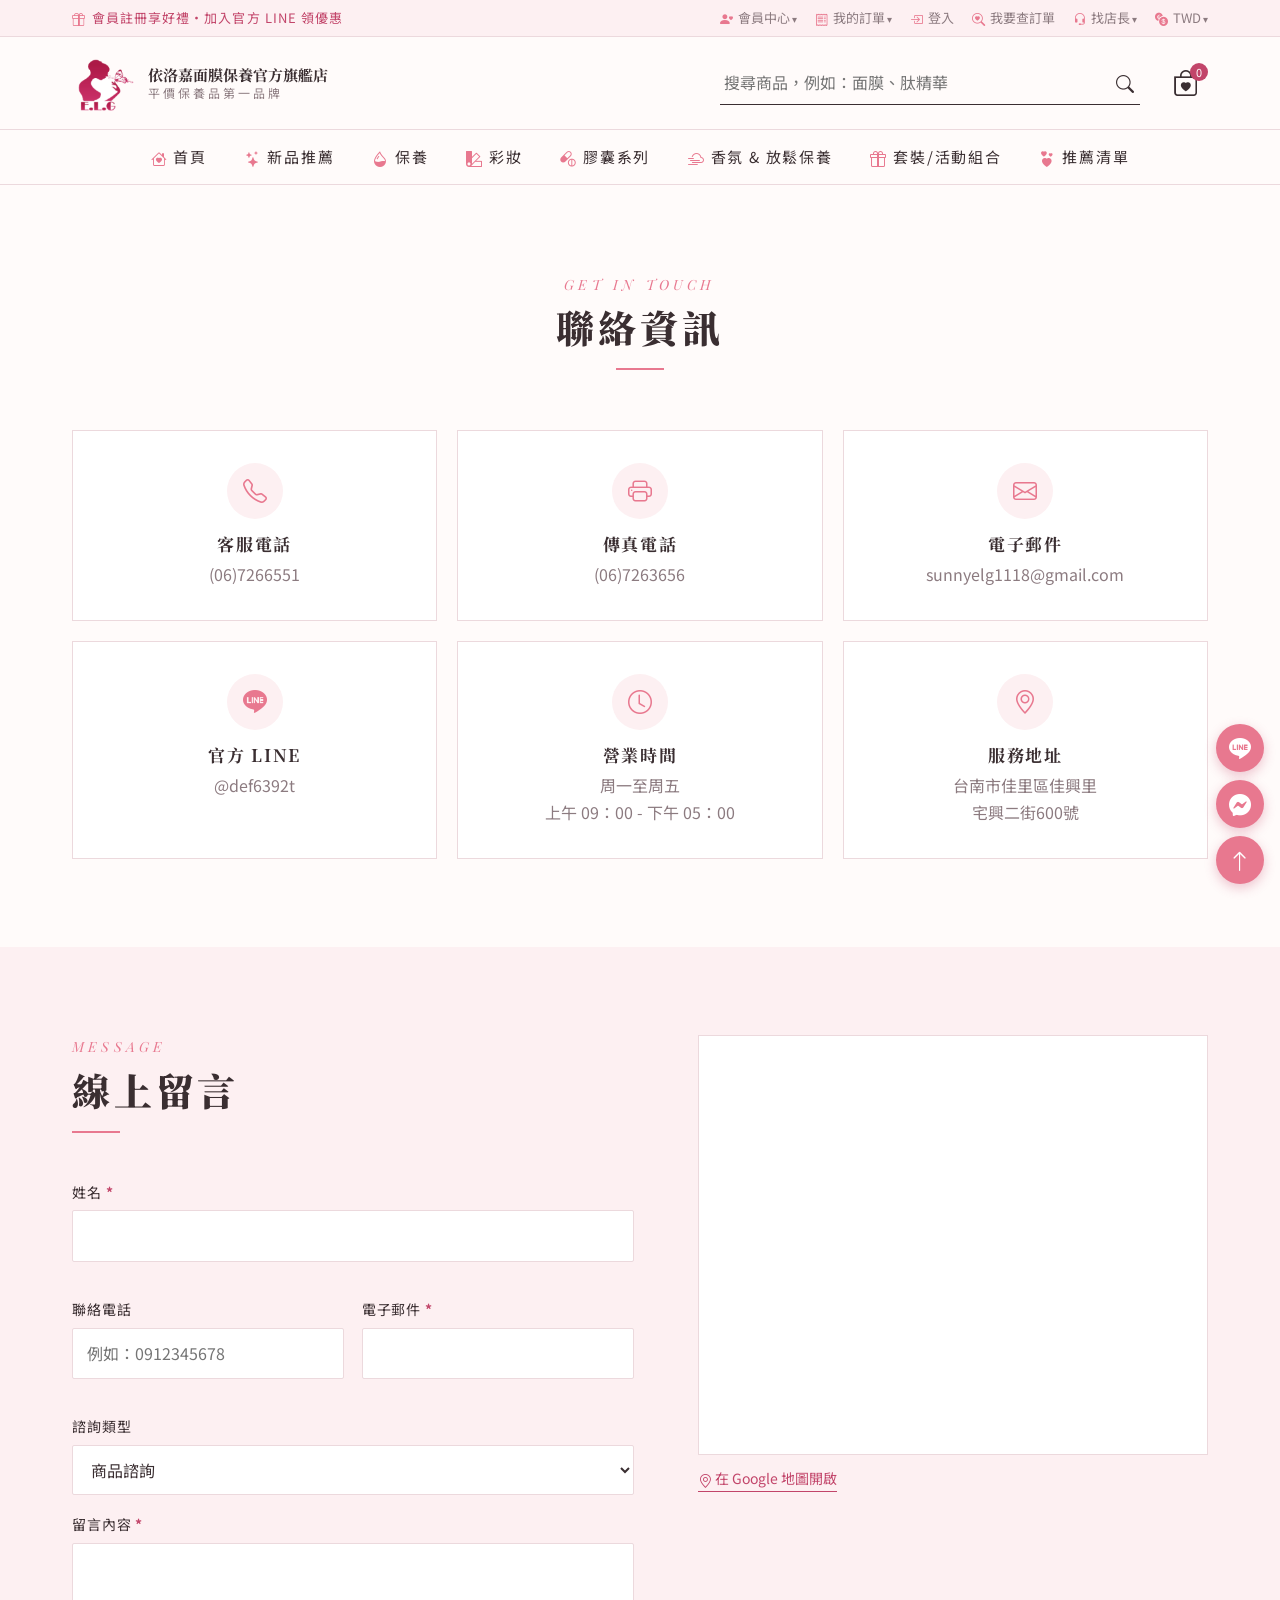
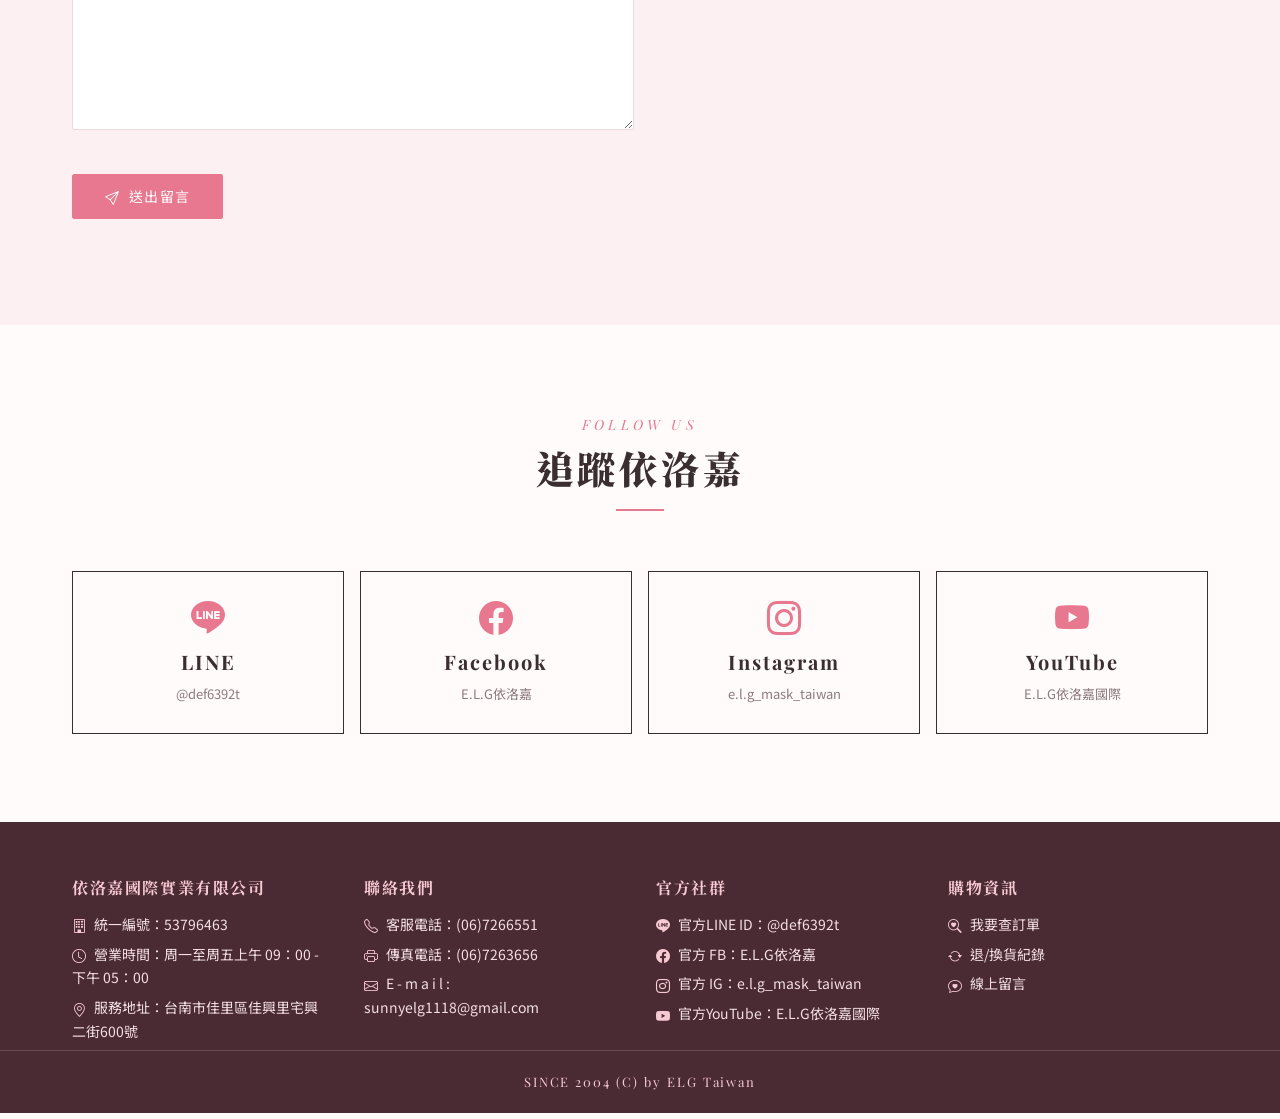
<file: contact.html>
<!DOCTYPE html>
<html lang="zh-Hant">
<head>
  <meta charset="UTF-8">
  <meta name="viewport" content="width=device-width, initial-scale=1">
  <title>聯絡我們｜依洛嘉面膜保養官方旗艦店</title>
  <meta name="description" content="依洛嘉國際實業有限公司聯絡資訊：客服電話、Email、官方 LINE、服務地址與線上留言表單。">
  <script>document.documentElement.classList.add('js');</script>
  <link rel="preconnect" href="https://fonts.googleapis.com">
  <link rel="preconnect" href="https://fonts.gstatic.com" crossorigin>
  <link href="https://fonts.googleapis.com/css2?family=Noto+Sans+TC:wght@300;400;500;700&family=Noto+Serif+TC:wght@500;700;900&family=Playfair+Display:ital,wght@0,500;0,700;1,500&display=swap" rel="stylesheet">
  <link rel="stylesheet" href="https://cdn.jsdelivr.net/npm/bootstrap-icons@1.11.3/font/bootstrap-icons.min.css">
  <link rel="stylesheet" href="css/style.css">
</head>
<body id="top">

  <a class="skip-link" href="#main">跳到主要內容</a>

  <!-- 1. 頂端工具列 -->
  <div class="topbar">
    <div class="container topbar__inner">
      <p class="topbar__promo"><i class="bi bi-gift" aria-hidden="true"></i> 會員註冊享好禮・加入官方 LINE 領優惠</p>
      <ul class="topbar__links" id="topbarLinks">
        <li class="dropdown">
          <button class="dropdown__btn" aria-expanded="false"><i class="bi bi-person-heart" aria-hidden="true"></i> 會員中心</button>
          <ul class="dropdown__menu">
            <li><a href="https://www.elg.com.tw/account">會員中心</a></li>
            <li><a href="https://www.elg.com.tw/account/edit">我的資料</a></li>
            <li><a href="https://www.elg.com.tw/account/reward">我的紅利</a></li>
            <li><a href="https://www.elg.com.tw/account/coupon">我的優惠券</a></li>
            <li><a href="https://www.elg.com.tw/account/referral_marketing">親友推薦</a></li>
            <li><a href="https://www.elg.com.tw/wishlist">願望清單</a></li>
            <li><a href="https://www.elg.com.tw/compare">商品比較</a></li>
            <li><a href="https://www.elg.com.tw/newsletter">我的訂閱</a></li>
          </ul>
        </li>
        <li class="dropdown">
          <button class="dropdown__btn" aria-expanded="false"><i class="bi bi-receipt" aria-hidden="true"></i> 我的訂單</button>
          <ul class="dropdown__menu">
            <li><a href="https://www.elg.com.tw/account/order/payment">填寫匯款單</a></li>
            <li><a href="https://www.elg.com.tw/order">我的訂單</a></li>
            <li><a href="https://www.elg.com.tw/account/return">退/換貨紀錄</a></li>
          </ul>
        </li>
        <li><a href="https://www.elg.com.tw/login"><i class="bi bi-box-arrow-in-right" aria-hidden="true"></i> 登入</a></li>
        <li><a href="https://www.elg.com.tw/guestorder"><i class="bi bi-search-heart" aria-hidden="true"></i> 我要查訂單</a></li>
        <li class="dropdown">
          <button class="dropdown__btn" aria-expanded="false"><i class="bi bi-headset" aria-hidden="true"></i> 找店長</button>
          <ul class="dropdown__menu">
            <li><a href="contact.html">線上留言</a></li>
            <li><a href="mailto:sunnyelg1118@gmail.com">電子郵件</a></li>
            <li><a href="https://line.naver.jp/ti/p/~@def6392t">LINE@</a></li>
            <li><a href="https://www.messenger.com/t/elgshop">Facebook 訊息</a></li>
          </ul>
        </li>
        <li class="dropdown">
          <button class="dropdown__btn" aria-expanded="false"><i class="bi bi-currency-exchange" aria-hidden="true"></i> <span id="currencyBtn">TWD</span></button>
          <ul class="dropdown__menu">
            <li><button type="button" data-currency="TWD">$ TWD</button></li>
            <li><button type="button" data-currency="USD">$ USD</button></li>
          </ul>
        </li>
      </ul>
    </div>
  </div>

  <!-- 2. 頁首 -->
  <header class="header">
    <div class="container header__inner">
      <button class="nav-toggle" id="navToggle" aria-label="開啟選單" aria-expanded="false" aria-controls="mainNav">
        <span></span><span></span><span></span>
      </button>

      <a class="brand" href="index.html" aria-label="依洛嘉面膜保養官方旗艦店 首頁">
        <img class="brand__logo" src="images/logo.png" alt="依洛嘉 E.L.G Logo" width="100" height="100">
        <span class="brand__text">
          <span class="brand__name">依洛嘉面膜保養官方旗艦店</span>
          <span class="brand__slogan">平價保養品第一品牌</span>
        </span>
      </a>

      <form class="search" role="search" action="https://www.elg.com.tw/product/search" method="get" target="_blank">
        <label class="sr-only" for="q">搜尋商品</label>
        <input id="q" name="search" type="search" placeholder="搜尋商品，例如：面膜、肽精華">
        <button type="submit" aria-label="搜尋">
          <i class="bi bi-search" aria-hidden="true"></i>
        </button>
      </form>

      <button class="cart-btn" id="cartBtn" aria-label="開啟購物車">
        <i class="bi bi-bag-heart" aria-hidden="true"></i>
        <span class="cart-btn__count" id="cartCount">0</span>
      </button>
    </div>

    <!-- 3. 主選單 -->
    <nav class="nav" id="mainNav" aria-label="主選單">
      <ul class="nav__list container">
        <li><a href="index.html"><i class="bi bi-house-heart" aria-hidden="true"></i>首頁</a></li>
        <li><a href="index.html#latest"><i class="bi bi-stars" aria-hidden="true"></i>新品推薦</a></li>

        <li class="has-sub nav__mega">
          <a href="index.html#categories"><i class="bi bi-droplet-half" aria-hidden="true"></i>保養</a>
          <button class="sub-toggle" aria-label="展開保養子選單" aria-expanded="false"></button>
          <div class="sub sub--mega">
            <div class="sub__col">
              <a class="sub__title" href="https://www.elg.com.tw/skincare-1"><i class="bi bi-droplet" aria-hidden="true"></i>基礎保養</a>
              <ul>
                <li><a href="https://www.elg.com.tw/essence"><i class="bi bi-moisture" aria-hidden="true"></i>化妝水 / 精華</a></li>
                <li><a href="https://www.elg.com.tw/moisturise"><i class="bi bi-cup-straw" aria-hidden="true"></i>乳液 / 面霜</a></li>
                <li><a href="https://www.elg.com.tw/oil-ance-control"><i class="bi bi-bandaid" aria-hidden="true"></i>控油 / 抗痘</a></li>
                <li><a href="https://www.elg.com.tw/eyecare"><i class="bi bi-eye" aria-hidden="true"></i>眼部保養</a></li>
                <li><a href="https://www.elg.com.tw/cleanser"><i class="bi bi-water" aria-hidden="true"></i>清潔洗卸</a></li>
                <li><a href="https://www.elg.com.tw/intimatecare"><i class="bi bi-shield-check" aria-hidden="true"></i>私密保養</a></li>
              </ul>
            </div>
            <div class="sub__col">
              <a class="sub__title" href="https://www.elg.com.tw/mask"><i class="bi bi-flower1" aria-hidden="true"></i>面膜系列</a>
              <ul>
                <li><a href="https://www.elg.com.tw/hydratingmask"><i class="bi bi-droplet-fill" aria-hidden="true"></i>補水 / 保濕面膜</a></li>
                <li><a href="https://www.elg.com.tw/repairingmask"><i class="bi bi-bandaid-fill" aria-hidden="true"></i>修護面膜</a></li>
                <li><a href="https://www.elg.com.tw/antiagingbrighteningmask"><i class="bi bi-brightness-high" aria-hidden="true"></i>抗老 / 亮白面膜</a></li>
                <li><a href="https://www.elg.com.tw/eyemask"><i class="bi bi-eye-fill" aria-hidden="true"></i>眼膜</a></li>
                <li><a href="https://www.elg.com.tw/lipmask"><i class="bi bi-emoji-kiss" aria-hidden="true"></i>唇膜</a></li>
                <li><a href="https://www.elg.com.tw/handfootcare"><i class="bi bi-hand-thumbs-up" aria-hidden="true"></i>手足保養</a></li>
                <li><a href="https://www.elg.com.tw/othermask-2"><i class="bi bi-bullseye" aria-hidden="true"></i>局部保養</a></li>
              </ul>
            </div>
          </div>
        </li>

        <li class="has-sub">
          <a href="index.html#categories"><i class="bi bi-palette2" aria-hidden="true"></i>彩妝</a>
          <button class="sub-toggle" aria-label="展開彩妝子選單" aria-expanded="false"></button>
          <ul class="sub">
            <li><a href="https://www.elg.com.tw/face"><i class="bi bi-emoji-smile" aria-hidden="true"></i>臉部彩妝</a></li>
            <li><a href="https://www.elg.com.tw/eye"><i class="bi bi-eye" aria-hidden="true"></i>眼妝</a></li>
            <li><a href="https://www.elg.com.tw/lip"><i class="bi bi-heart-fill" aria-hidden="true"></i>唇妝</a></li>
            <li><a href="https://www.elg.com.tw/settingmakeup"><i class="bi bi-brush" aria-hidden="true"></i>定妝 / 修容</a></li>
          </ul>
        </li>

        <li class="has-sub">
          <a href="index.html#categories"><i class="bi bi-capsule-pill" aria-hidden="true"></i>膠囊系列</a>
          <button class="sub-toggle" aria-label="展開膠囊系列子選單" aria-expanded="false"></button>
          <ul class="sub">
            <li><a href="https://www.elg.com.tw/capsules"><i class="bi bi-capsule" aria-hidden="true"></i>保養膠囊</a></li>
            <li><a href="https://www.elg.com.tw/timecapsules"><i class="bi bi-hourglass-split" aria-hidden="true"></i>時空膠囊</a></li>
            <li><a href="https://www.elg.com.tw/haircapsules"><i class="bi bi-scissors" aria-hidden="true"></i>護髮膠囊</a></li>
          </ul>
        </li>

        <li class="has-sub">
          <a href="index.html#categories"><i class="bi bi-cloud-haze2" aria-hidden="true"></i>香氛 &amp; 放鬆保養</a>
          <button class="sub-toggle" aria-label="展開香氛子選單" aria-expanded="false"></button>
          <ul class="sub">
            <li><a href="https://www.elg.com.tw/essentialoil"><i class="bi bi-droplet-half" aria-hidden="true"></i>精油</a></li>
            <li><a href="https://www.elg.com.tw/fragrance"><i class="bi bi-flower3" aria-hidden="true"></i>香水</a></li>
            <li><a href="https://www.elg.com.tw/eysspa"><i class="bi bi-moon-stars" aria-hidden="true"></i>SPA蒸氣眼罩</a></li>
          </ul>
        </li>

        <li class="has-sub">
          <a href="index.html#categories"><i class="bi bi-gift" aria-hidden="true"></i>套裝/活動組合</a>
          <button class="sub-toggle" aria-label="展開套裝子選單" aria-expanded="false"></button>
          <ul class="sub">
            <li><a href="https://www.elg.com.tw/limitededitionset"><i class="bi bi-award" aria-hidden="true"></i>限定組合</a></li>
            <li><a href="https://www.elg.com.tw/giftbox"><i class="bi bi-gift-fill" aria-hidden="true"></i>禮盒／節日限定</a></li>
            <li><a href="https://www.elg.com.tw/product/category&amp;path=316_318"><i class="bi bi-tags" aria-hidden="true"></i>促銷／新品推薦</a></li>
          </ul>
        </li>

        <li class="has-sub">
          <a href="index.html#skin"><i class="bi bi-hearts" aria-hidden="true"></i>推薦清單</a>
          <button class="sub-toggle" aria-label="展開推薦清單子選單" aria-expanded="false"></button>
          <ul class="sub">
            <li><a href="https://www.elg.com.tw/drynessskin"><i class="bi bi-droplet" aria-hidden="true"></i>乾燥肌</a></li>
            <li><a href="https://www.elg.com.tw/sensitiveskin"><i class="bi bi-heart-pulse" aria-hidden="true"></i>敏感肌</a></li>
            <li><a href="https://www.elg.com.tw/acnepimpleskin"><i class="bi bi-bandaid" aria-hidden="true"></i>痘痘粉刺肌</a></li>
            <li><a href="https://www.elg.com.tw/ageing"><i class="bi bi-sun" aria-hidden="true"></i>暗沉／老化</a></li>
            <li><a href="https://www.elg.com.tw/travel"><i class="bi bi-airplane" aria-hidden="true"></i>旅行便攜</a></li>
          </ul>
        </li>
      </ul>
    </nav>
  </header>

  <main id="main">

    <!-- 聯絡資訊卡片 -->
    <section class="container section contact-info" aria-labelledby="infoTitle">
      <header class="section__head">
        <p class="section__eyebrow">GET IN TOUCH</p>
        <h2 id="infoTitle">聯絡資訊</h2>
      </header>
      <ul class="contact-cards">
        <li class="contact-card">
          <i class="bi bi-telephone" aria-hidden="true"></i>
          <h3>客服電話</h3>
          <p><a href="tel:+88667266551">(06)7266551</a></p>
        </li>
        <li class="contact-card">
          <i class="bi bi-printer" aria-hidden="true"></i>
          <h3>傳真電話</h3>
          <p>(06)7263656</p>
        </li>
        <li class="contact-card">
          <i class="bi bi-envelope" aria-hidden="true"></i>
          <h3>電子郵件</h3>
          <p><a href="mailto:sunnyelg1118@gmail.com">sunnyelg1118@gmail.com</a></p>
        </li>
        <li class="contact-card">
          <i class="bi bi-line" aria-hidden="true"></i>
          <h3>官方 LINE</h3>
          <p><a href="https://line.me/R/ti/p/%40def6392t" target="_blank" rel="noopener">@def6392t</a></p>
        </li>
        <li class="contact-card">
          <i class="bi bi-clock" aria-hidden="true"></i>
          <h3>營業時間</h3>
          <p>周一至周五<br>上午 09：00 - 下午 05：00</p>
        </li>
        <li class="contact-card">
          <i class="bi bi-geo-alt" aria-hidden="true"></i>
          <h3>服務地址</h3>
          <p>台南市佳里區佳興里<br>宅興二街600號</p>
        </li>
      </ul>
    </section>

    <!-- 留言表單 + 地圖 -->
    <section class="contact-main" aria-labelledby="formTitle">
      <div class="container section contact-main__grid">
        <div class="contact-form-wrap">
          <header class="section__head section__head--left">
            <p class="section__eyebrow">MESSAGE</p>
            <h2 id="formTitle">線上留言</h2>
          </header>
          <form class="contact-form" id="contactForm" novalidate>
            <div class="field">
              <label for="cName">姓名 <b aria-hidden="true">*</b></label>
              <input id="cName" name="name" type="text" autocomplete="name" required>
              <p class="field__error" data-for="cName"></p>
            </div>
            <div class="field-row">
              <div class="field">
                <label for="cPhone">聯絡電話</label>
                <input id="cPhone" name="phone" type="tel" autocomplete="tel" placeholder="例如：0912345678">
                <p class="field__error" data-for="cPhone"></p>
              </div>
              <div class="field">
                <label for="cEmail">電子郵件 <b aria-hidden="true">*</b></label>
                <input id="cEmail" name="email" type="email" autocomplete="email" required>
                <p class="field__error" data-for="cEmail"></p>
              </div>
            </div>
            <div class="field">
              <label for="cTopic">諮詢類型</label>
              <select id="cTopic" name="topic">
                <option>商品諮詢</option>
                <option>訂單問題</option>
                <option>退換貨</option>
                <option>合作洽談</option>
                <option>其他</option>
              </select>
            </div>
            <div class="field">
              <label for="cMsg">留言內容 <b aria-hidden="true">*</b></label>
              <textarea id="cMsg" name="message" rows="6" required></textarea>
              <p class="field__error" data-for="cMsg"></p>
            </div>
            <button class="btn btn--primary" type="submit"><i class="bi bi-send" aria-hidden="true"></i> 送出留言</button>
            <p class="form-status" id="formStatus" role="status" aria-live="polite"></p>
          </form>
        </div>

        <div class="contact-map-wrap">
          <iframe class="contact-map" title="依洛嘉國際實業有限公司位置地圖" loading="lazy" referrerpolicy="no-referrer-when-downgrade"
            src="https://maps.google.com/maps?q=%E5%8F%B0%E5%8D%97%E5%B8%82%E4%BD%B3%E9%87%8C%E5%8D%80%E4%BD%B3%E8%88%88%E9%87%8C%E5%AE%85%E8%88%88%E4%BA%8C%E8%A1%97600%E8%99%9F&amp;hl=zh-TW&amp;z=16&amp;output=embed"></iframe>
          <a class="contact-map__link" href="https://www.google.com/maps/search/?api=1&amp;query=%E5%8F%B0%E5%8D%97%E5%B8%82%E4%BD%B3%E9%87%8C%E5%8D%80%E4%BD%B3%E8%88%88%E9%87%8C%E5%AE%85%E8%88%88%E4%BA%8C%E8%A1%97600%E8%99%9F" target="_blank" rel="noopener"><i class="bi bi-geo-alt" aria-hidden="true"></i> 在 Google 地圖開啟</a>
        </div>
      </div>
    </section>

    <!-- 社群 -->
    <section class="container section social" aria-labelledby="socialTitle">
      <header class="section__head">
        <p class="section__eyebrow">FOLLOW US</p>
        <h2 id="socialTitle">追蹤依洛嘉</h2>
      </header>
      <ul class="social__list">
        <li><a href="https://line.me/R/ti/p/%40def6392t" target="_blank" rel="noopener"><em class="bi bi-line" aria-hidden="true"></em><b>LINE</b><span>@def6392t</span></a></li>
        <li><a href="https://www.facebook.com/elgshop" target="_blank" rel="noopener"><em class="bi bi-facebook" aria-hidden="true"></em><b>Facebook</b><span>E.L.G依洛嘉</span></a></li>
        <li><a href="https://www.instagram.com/e.l.g_mask_taiwan/" target="_blank" rel="noopener"><em class="bi bi-instagram" aria-hidden="true"></em><b>Instagram</b><span>e.l.g_mask_taiwan</span></a></li>
        <li><a href="https://www.youtube.com/results?search_query=E.L.G%E4%BE%9D%E6%B4%9B%E5%98%89%E5%9C%8B%E9%9A%9B" target="_blank" rel="noopener"><em class="bi bi-youtube" aria-hidden="true"></em><b>YouTube</b><span>E.L.G依洛嘉國際</span></a></li>
      </ul>
    </section>
  </main>

  <!-- 10. 頁尾 -->
  <footer class="footer">
    <div class="container footer__grid">
      <div>
        <h3>依洛嘉國際實業有限公司</h3>
        <p><i class="bi bi-building" aria-hidden="true"></i>統一編號：53796463</p>
        <p><i class="bi bi-clock" aria-hidden="true"></i>營業時間：周一至周五上午 09：00 -下午 05：00</p>
        <p><i class="bi bi-geo-alt" aria-hidden="true"></i>服務地址：台南市佳里區佳興里宅興二街600號</p>
      </div>
      <div>
        <h3>聯絡我們</h3>
        <p><i class="bi bi-telephone" aria-hidden="true"></i>客服電話：<a href="tel:+88667266551">(06)7266551</a></p>
        <p><i class="bi bi-printer" aria-hidden="true"></i>傳真電話：(06)7263656</p>
        <p><i class="bi bi-envelope" aria-hidden="true"></i>E - m a i l : <a href="mailto:sunnyelg1118@gmail.com">sunnyelg1118@gmail.com</a></p>
      </div>
      <div>
        <h3>官方社群</h3>
        <p><i class="bi bi-line" aria-hidden="true"></i>官方LINE ID：@def6392t</p>
        <p><i class="bi bi-facebook" aria-hidden="true"></i>官方 FB：E.L.G依洛嘉</p>
        <p><i class="bi bi-instagram" aria-hidden="true"></i>官方 IG：e.l.g_mask_taiwan</p>
        <p><i class="bi bi-youtube" aria-hidden="true"></i>官方YouTube：E.L.G依洛嘉國際</p>
      </div>
      <div>
        <h3>購物資訊</h3>
        <p><i class="bi bi-search-heart" aria-hidden="true"></i><a href="https://www.elg.com.tw/guestorder">我要查訂單</a></p>
        <p><i class="bi bi-arrow-repeat" aria-hidden="true"></i><a href="https://www.elg.com.tw/account/return">退/換貨紀錄</a></p>
        <p><i class="bi bi-chat-heart" aria-hidden="true"></i><a href="contact.html">線上留言</a></p>
      </div>
    </div>
    <p class="footer__copy">SINCE 2004 (C) by ELG Taiwan</p>
  </footer>

  <!-- 浮動按鈕 -->
  <div class="float">
    <a class="float__btn" href="https://line.naver.jp/ti/p/~@def6392t" target="_blank" rel="noopener" aria-label="LINE 客服"><i class="bi bi-line" aria-hidden="true"></i></a>
    <a class="float__btn" href="https://www.messenger.com/t/elgshop" target="_blank" rel="noopener" aria-label="Facebook 訊息"><i class="bi bi-messenger" aria-hidden="true"></i></a>
    <button class="float__btn" id="toTop" aria-label="回到頂端"><i class="bi bi-arrow-up" aria-hidden="true"></i></button>
  </div>

  <!-- 購物車抽屜 -->
  <div class="overlay" id="overlay" hidden></div>
  <aside class="drawer" id="drawer" aria-label="購物車" aria-hidden="true">
    <div class="drawer__head">
      <h2><i class="bi bi-bag-heart" aria-hidden="true"></i> 購物車</h2>
      <button id="drawerClose" aria-label="關閉購物車"><i class="bi bi-x-lg" aria-hidden="true"></i></button>
    </div>
    <ul class="drawer__list" id="cartList"></ul>
    <div class="drawer__foot">
      <p class="drawer__total">合計 <strong id="cartTotal">$0</strong></p>
      <button class="btn btn--primary btn--block" id="checkoutBtn">前往結帳</button>
      <button class="btn-link" id="clearCart">清空購物車</button>
    </div>
  </aside>

  <div class="toast" id="toast" role="status" aria-live="polite"></div>

  <script src="js/main.js"></script>
  <script src="js/contact.js"></script>
</body>
</html>
</file>
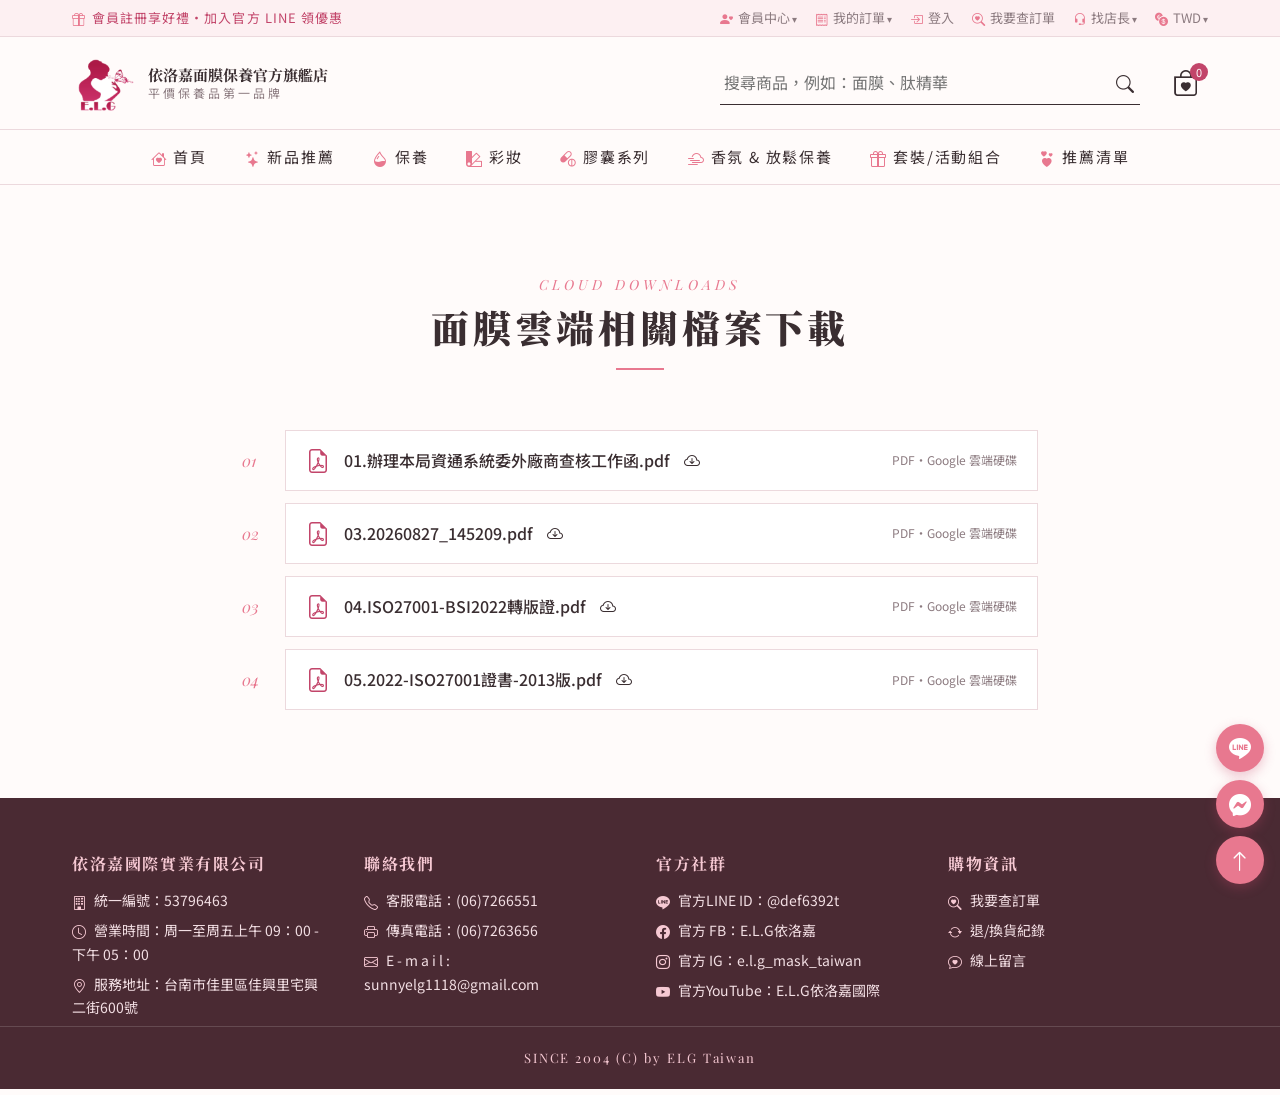
<file: downloads-cloud.html>
<!DOCTYPE html>
<html lang="zh-Hant">
<head>
  <meta charset="UTF-8">
  <meta name="viewport" content="width=device-width, initial-scale=1">
  <title>面膜雲端相關檔案下載｜依洛嘉面膜保養官方旗艦店</title>
  <meta name="description" content="依洛嘉面膜雲端相關檔案下載清單（Google 雲端硬碟）。">
  <script>document.documentElement.classList.add('js');</script>
  <link rel="preconnect" href="https://fonts.googleapis.com">
  <link rel="preconnect" href="https://fonts.gstatic.com" crossorigin>
  <link href="https://fonts.googleapis.com/css2?family=Noto+Sans+TC:wght@300;400;500;700&family=Noto+Serif+TC:wght@500;700;900&family=Playfair+Display:ital,wght@0,500;0,700;1,500&display=swap" rel="stylesheet">
  <link rel="stylesheet" href="https://cdn.jsdelivr.net/npm/bootstrap-icons@1.11.3/font/bootstrap-icons.min.css">
  <link rel="stylesheet" href="css/style.css">
</head>
<body id="top">

  <a class="skip-link" href="#main">跳到主要內容</a>

  <!-- 1. 頂端工具列 -->
  <div class="topbar">
    <div class="container topbar__inner">
      <p class="topbar__promo"><i class="bi bi-gift" aria-hidden="true"></i> 會員註冊享好禮・加入官方 LINE 領優惠</p>
      <ul class="topbar__links" id="topbarLinks">
        <li class="dropdown">
          <button class="dropdown__btn" aria-expanded="false"><i class="bi bi-person-heart" aria-hidden="true"></i> 會員中心</button>
          <ul class="dropdown__menu">
            <li><a href="https://www.elg.com.tw/account">會員中心</a></li>
            <li><a href="https://www.elg.com.tw/account/edit">我的資料</a></li>
            <li><a href="https://www.elg.com.tw/account/reward">我的紅利</a></li>
            <li><a href="https://www.elg.com.tw/account/coupon">我的優惠券</a></li>
            <li><a href="https://www.elg.com.tw/account/referral_marketing">親友推薦</a></li>
            <li><a href="https://www.elg.com.tw/wishlist">願望清單</a></li>
            <li><a href="https://www.elg.com.tw/compare">商品比較</a></li>
            <li><a href="https://www.elg.com.tw/newsletter">我的訂閱</a></li>
          </ul>
        </li>
        <li class="dropdown">
          <button class="dropdown__btn" aria-expanded="false"><i class="bi bi-receipt" aria-hidden="true"></i> 我的訂單</button>
          <ul class="dropdown__menu">
            <li><a href="https://www.elg.com.tw/account/order/payment">填寫匯款單</a></li>
            <li><a href="https://www.elg.com.tw/order">我的訂單</a></li>
            <li><a href="https://www.elg.com.tw/account/return">退/換貨紀錄</a></li>
          </ul>
        </li>
        <li><a href="https://www.elg.com.tw/login"><i class="bi bi-box-arrow-in-right" aria-hidden="true"></i> 登入</a></li>
        <li><a href="https://www.elg.com.tw/guestorder"><i class="bi bi-search-heart" aria-hidden="true"></i> 我要查訂單</a></li>
        <li class="dropdown">
          <button class="dropdown__btn" aria-expanded="false"><i class="bi bi-headset" aria-hidden="true"></i> 找店長</button>
          <ul class="dropdown__menu">
            <li><a href="contact.html">線上留言</a></li>
            <li><a href="mailto:sunnyelg1118@gmail.com">電子郵件</a></li>
            <li><a href="https://line.naver.jp/ti/p/~@def6392t">LINE@</a></li>
            <li><a href="https://www.messenger.com/t/elgshop">Facebook 訊息</a></li>
          </ul>
        </li>
        <li class="dropdown">
          <button class="dropdown__btn" aria-expanded="false"><i class="bi bi-currency-exchange" aria-hidden="true"></i> <span id="currencyBtn">TWD</span></button>
          <ul class="dropdown__menu">
            <li><button type="button" data-currency="TWD">$ TWD</button></li>
            <li><button type="button" data-currency="USD">$ USD</button></li>
          </ul>
        </li>
      </ul>
    </div>
  </div>

  <!-- 2. 頁首 -->
  <header class="header">
    <div class="container header__inner">
      <button class="nav-toggle" id="navToggle" aria-label="開啟選單" aria-expanded="false" aria-controls="mainNav">
        <span></span><span></span><span></span>
      </button>

      <a class="brand" href="index.html" aria-label="依洛嘉面膜保養官方旗艦店 首頁">
        <img class="brand__logo" src="images/logo.png" alt="依洛嘉 E.L.G Logo" width="100" height="100">
        <span class="brand__text">
          <span class="brand__name">依洛嘉面膜保養官方旗艦店</span>
          <span class="brand__slogan">平價保養品第一品牌</span>
        </span>
      </a>

      <form class="search" role="search" action="https://www.elg.com.tw/product/search" method="get" target="_blank">
        <label class="sr-only" for="q">搜尋商品</label>
        <input id="q" name="search" type="search" placeholder="搜尋商品，例如：面膜、肽精華">
        <button type="submit" aria-label="搜尋">
          <i class="bi bi-search" aria-hidden="true"></i>
        </button>
      </form>

      <button class="cart-btn" id="cartBtn" aria-label="開啟購物車">
        <i class="bi bi-bag-heart" aria-hidden="true"></i>
        <span class="cart-btn__count" id="cartCount">0</span>
      </button>
    </div>

    <!-- 3. 主選單 -->
    <nav class="nav" id="mainNav" aria-label="主選單">
      <ul class="nav__list container">
        <li><a href="index.html"><i class="bi bi-house-heart" aria-hidden="true"></i>首頁</a></li>
        <li><a href="index.html#latest"><i class="bi bi-stars" aria-hidden="true"></i>新品推薦</a></li>

        <li class="has-sub nav__mega">
          <a href="index.html#categories"><i class="bi bi-droplet-half" aria-hidden="true"></i>保養</a>
          <button class="sub-toggle" aria-label="展開保養子選單" aria-expanded="false"></button>
          <div class="sub sub--mega">
            <div class="sub__col">
              <a class="sub__title" href="https://www.elg.com.tw/skincare-1"><i class="bi bi-droplet" aria-hidden="true"></i>基礎保養</a>
              <ul>
                <li><a href="https://www.elg.com.tw/essence"><i class="bi bi-moisture" aria-hidden="true"></i>化妝水 / 精華</a></li>
                <li><a href="https://www.elg.com.tw/moisturise"><i class="bi bi-cup-straw" aria-hidden="true"></i>乳液 / 面霜</a></li>
                <li><a href="https://www.elg.com.tw/oil-ance-control"><i class="bi bi-bandaid" aria-hidden="true"></i>控油 / 抗痘</a></li>
                <li><a href="https://www.elg.com.tw/eyecare"><i class="bi bi-eye" aria-hidden="true"></i>眼部保養</a></li>
                <li><a href="https://www.elg.com.tw/cleanser"><i class="bi bi-water" aria-hidden="true"></i>清潔洗卸</a></li>
                <li><a href="https://www.elg.com.tw/intimatecare"><i class="bi bi-shield-check" aria-hidden="true"></i>私密保養</a></li>
              </ul>
            </div>
            <div class="sub__col">
              <a class="sub__title" href="https://www.elg.com.tw/mask"><i class="bi bi-flower1" aria-hidden="true"></i>面膜系列</a>
              <ul>
                <li><a href="https://www.elg.com.tw/hydratingmask"><i class="bi bi-droplet-fill" aria-hidden="true"></i>補水 / 保濕面膜</a></li>
                <li><a href="https://www.elg.com.tw/repairingmask"><i class="bi bi-bandaid-fill" aria-hidden="true"></i>修護面膜</a></li>
                <li><a href="https://www.elg.com.tw/antiagingbrighteningmask"><i class="bi bi-brightness-high" aria-hidden="true"></i>抗老 / 亮白面膜</a></li>
                <li><a href="https://www.elg.com.tw/eyemask"><i class="bi bi-eye-fill" aria-hidden="true"></i>眼膜</a></li>
                <li><a href="https://www.elg.com.tw/lipmask"><i class="bi bi-emoji-kiss" aria-hidden="true"></i>唇膜</a></li>
                <li><a href="https://www.elg.com.tw/handfootcare"><i class="bi bi-hand-thumbs-up" aria-hidden="true"></i>手足保養</a></li>
                <li><a href="https://www.elg.com.tw/othermask-2"><i class="bi bi-bullseye" aria-hidden="true"></i>局部保養</a></li>
              </ul>
            </div>
          </div>
        </li>

        <li class="has-sub">
          <a href="index.html#categories"><i class="bi bi-palette2" aria-hidden="true"></i>彩妝</a>
          <button class="sub-toggle" aria-label="展開彩妝子選單" aria-expanded="false"></button>
          <ul class="sub">
            <li><a href="https://www.elg.com.tw/face"><i class="bi bi-emoji-smile" aria-hidden="true"></i>臉部彩妝</a></li>
            <li><a href="https://www.elg.com.tw/eye"><i class="bi bi-eye" aria-hidden="true"></i>眼妝</a></li>
            <li><a href="https://www.elg.com.tw/lip"><i class="bi bi-heart-fill" aria-hidden="true"></i>唇妝</a></li>
            <li><a href="https://www.elg.com.tw/settingmakeup"><i class="bi bi-brush" aria-hidden="true"></i>定妝 / 修容</a></li>
          </ul>
        </li>

        <li class="has-sub">
          <a href="index.html#categories"><i class="bi bi-capsule-pill" aria-hidden="true"></i>膠囊系列</a>
          <button class="sub-toggle" aria-label="展開膠囊系列子選單" aria-expanded="false"></button>
          <ul class="sub">
            <li><a href="https://www.elg.com.tw/capsules"><i class="bi bi-capsule" aria-hidden="true"></i>保養膠囊</a></li>
            <li><a href="https://www.elg.com.tw/timecapsules"><i class="bi bi-hourglass-split" aria-hidden="true"></i>時空膠囊</a></li>
            <li><a href="https://www.elg.com.tw/haircapsules"><i class="bi bi-scissors" aria-hidden="true"></i>護髮膠囊</a></li>
          </ul>
        </li>

        <li class="has-sub">
          <a href="index.html#categories"><i class="bi bi-cloud-haze2" aria-hidden="true"></i>香氛 &amp; 放鬆保養</a>
          <button class="sub-toggle" aria-label="展開香氛子選單" aria-expanded="false"></button>
          <ul class="sub">
            <li><a href="https://www.elg.com.tw/essentialoil"><i class="bi bi-droplet-half" aria-hidden="true"></i>精油</a></li>
            <li><a href="https://www.elg.com.tw/fragrance"><i class="bi bi-flower3" aria-hidden="true"></i>香水</a></li>
            <li><a href="https://www.elg.com.tw/eysspa"><i class="bi bi-moon-stars" aria-hidden="true"></i>SPA蒸氣眼罩</a></li>
          </ul>
        </li>

        <li class="has-sub">
          <a href="index.html#categories"><i class="bi bi-gift" aria-hidden="true"></i>套裝/活動組合</a>
          <button class="sub-toggle" aria-label="展開套裝子選單" aria-expanded="false"></button>
          <ul class="sub">
            <li><a href="https://www.elg.com.tw/limitededitionset"><i class="bi bi-award" aria-hidden="true"></i>限定組合</a></li>
            <li><a href="https://www.elg.com.tw/giftbox"><i class="bi bi-gift-fill" aria-hidden="true"></i>禮盒／節日限定</a></li>
            <li><a href="https://www.elg.com.tw/product/category&amp;path=316_318"><i class="bi bi-tags" aria-hidden="true"></i>促銷／新品推薦</a></li>
          </ul>
        </li>

        <li class="has-sub">
          <a href="index.html#skin"><i class="bi bi-hearts" aria-hidden="true"></i>推薦清單</a>
          <button class="sub-toggle" aria-label="展開推薦清單子選單" aria-expanded="false"></button>
          <ul class="sub">
            <li><a href="https://www.elg.com.tw/drynessskin"><i class="bi bi-droplet" aria-hidden="true"></i>乾燥肌</a></li>
            <li><a href="https://www.elg.com.tw/sensitiveskin"><i class="bi bi-heart-pulse" aria-hidden="true"></i>敏感肌</a></li>
            <li><a href="https://www.elg.com.tw/acnepimpleskin"><i class="bi bi-bandaid" aria-hidden="true"></i>痘痘粉刺肌</a></li>
            <li><a href="https://www.elg.com.tw/ageing"><i class="bi bi-sun" aria-hidden="true"></i>暗沉／老化</a></li>
            <li><a href="https://www.elg.com.tw/travel"><i class="bi bi-airplane" aria-hidden="true"></i>旅行便攜</a></li>
          </ul>
        </li>
      </ul>
    </nav>
  </header>

  <main id="main">
    <section class="container section downloads" aria-labelledby="dlTitle">
      <header class="section__head">
        <p class="section__eyebrow">CLOUD DOWNLOADS</p>
        <h1 id="dlTitle">面膜雲端相關檔案下載</h1>
      </header>
      <ul class="download-list">
        <li class="download-item">
          <a href="https://drive.google.com/file/d/1xvIQcwsLmpJXsuzO8xvZRbJ6C8hdTk2K/view?usp=drive_link" target="_blank" rel="noopener" data-meta="PDF・Google 雲端硬碟"><i class="bi bi-file-earmark-pdf" aria-hidden="true"></i>01.辦理本局資通系統委外廠商查核工作函.pdf<i class="bi bi-cloud-arrow-down" aria-hidden="true"></i></a>
        </li>
        <li class="download-item">
          <a href="https://drive.google.com/file/d/1Uy-NQmWvc6coUYwTB6EmuAizOVNdwod0/view?usp=drive_link" target="_blank" rel="noopener" data-meta="PDF・Google 雲端硬碟"><i class="bi bi-file-earmark-pdf" aria-hidden="true"></i>03.20260827_145209.pdf<i class="bi bi-cloud-arrow-down" aria-hidden="true"></i></a>
        </li>
        <li class="download-item">
          <a href="https://drive.google.com/file/d/1TTxZgfmqW97TymdG7r1aKrfhR0l03Xkn/view?usp=drive_link" target="_blank" rel="noopener" data-meta="PDF・Google 雲端硬碟"><i class="bi bi-file-earmark-pdf" aria-hidden="true"></i>04.ISO27001-BSI2022轉版證.pdf<i class="bi bi-cloud-arrow-down" aria-hidden="true"></i></a>
        </li>
        <li class="download-item">
          <a href="https://drive.google.com/file/d/12M-rxfJe8XMaIsi6IBP3aPbyS-Ik3gl-/view?usp=drive_link" target="_blank" rel="noopener" data-meta="PDF・Google 雲端硬碟"><i class="bi bi-file-earmark-pdf" aria-hidden="true"></i>05.2022-ISO27001證書-2013版.pdf<i class="bi bi-cloud-arrow-down" aria-hidden="true"></i></a>
        </li>
      </ul>
    </section>
  </main>

  <!-- 10. 頁尾 -->
  <footer class="footer">
    <div class="container footer__grid">
      <div>
        <h3>依洛嘉國際實業有限公司</h3>
        <p><i class="bi bi-building" aria-hidden="true"></i>統一編號：53796463</p>
        <p><i class="bi bi-clock" aria-hidden="true"></i>營業時間：周一至周五上午 09：00 -下午 05：00</p>
        <p><i class="bi bi-geo-alt" aria-hidden="true"></i>服務地址：台南市佳里區佳興里宅興二街600號</p>
      </div>
      <div>
        <h3>聯絡我們</h3>
        <p><i class="bi bi-telephone" aria-hidden="true"></i>客服電話：<a href="tel:+88667266551">(06)7266551</a></p>
        <p><i class="bi bi-printer" aria-hidden="true"></i>傳真電話：(06)7263656</p>
        <p><i class="bi bi-envelope" aria-hidden="true"></i>E - m a i l : <a href="mailto:sunnyelg1118@gmail.com">sunnyelg1118@gmail.com</a></p>
      </div>
      <div>
        <h3>官方社群</h3>
        <p><i class="bi bi-line" aria-hidden="true"></i>官方LINE ID：@def6392t</p>
        <p><i class="bi bi-facebook" aria-hidden="true"></i>官方 FB：E.L.G依洛嘉</p>
        <p><i class="bi bi-instagram" aria-hidden="true"></i>官方 IG：e.l.g_mask_taiwan</p>
        <p><i class="bi bi-youtube" aria-hidden="true"></i>官方YouTube：E.L.G依洛嘉國際</p>
      </div>
      <div>
        <h3>購物資訊</h3>
        <p><i class="bi bi-search-heart" aria-hidden="true"></i><a href="https://www.elg.com.tw/guestorder">我要查訂單</a></p>
        <p><i class="bi bi-arrow-repeat" aria-hidden="true"></i><a href="https://www.elg.com.tw/account/return">退/換貨紀錄</a></p>
        <p><i class="bi bi-chat-heart" aria-hidden="true"></i><a href="contact.html">線上留言</a></p>
      </div>
    </div>
    <p class="footer__copy">SINCE 2004 (C) by ELG Taiwan</p>
  </footer>

  <!-- 浮動按鈕 -->
  <div class="float">
    <a class="float__btn" href="https://line.naver.jp/ti/p/~@def6392t" target="_blank" rel="noopener" aria-label="LINE 客服"><i class="bi bi-line" aria-hidden="true"></i></a>
    <a class="float__btn" href="https://www.messenger.com/t/elgshop" target="_blank" rel="noopener" aria-label="Facebook 訊息"><i class="bi bi-messenger" aria-hidden="true"></i></a>
    <button class="float__btn" id="toTop" aria-label="回到頂端"><i class="bi bi-arrow-up" aria-hidden="true"></i></button>
  </div>

  <!-- 購物車抽屜 -->
  <div class="overlay" id="overlay" hidden></div>
  <aside class="drawer" id="drawer" aria-label="購物車" aria-hidden="true">
    <div class="drawer__head">
      <h2><i class="bi bi-bag-heart" aria-hidden="true"></i> 購物車</h2>
      <button id="drawerClose" aria-label="關閉購物車"><i class="bi bi-x-lg" aria-hidden="true"></i></button>
    </div>
    <ul class="drawer__list" id="cartList"></ul>
    <div class="drawer__foot">
      <p class="drawer__total">合計 <strong id="cartTotal">$0</strong></p>
      <button class="btn btn--primary btn--block" id="checkoutBtn">前往結帳</button>
      <button class="btn-link" id="clearCart">清空購物車</button>
    </div>
  </aside>

  <div class="toast" id="toast" role="status" aria-live="polite"></div>

  <script src="js/main.js"></script>
</body>
</html>
</file>
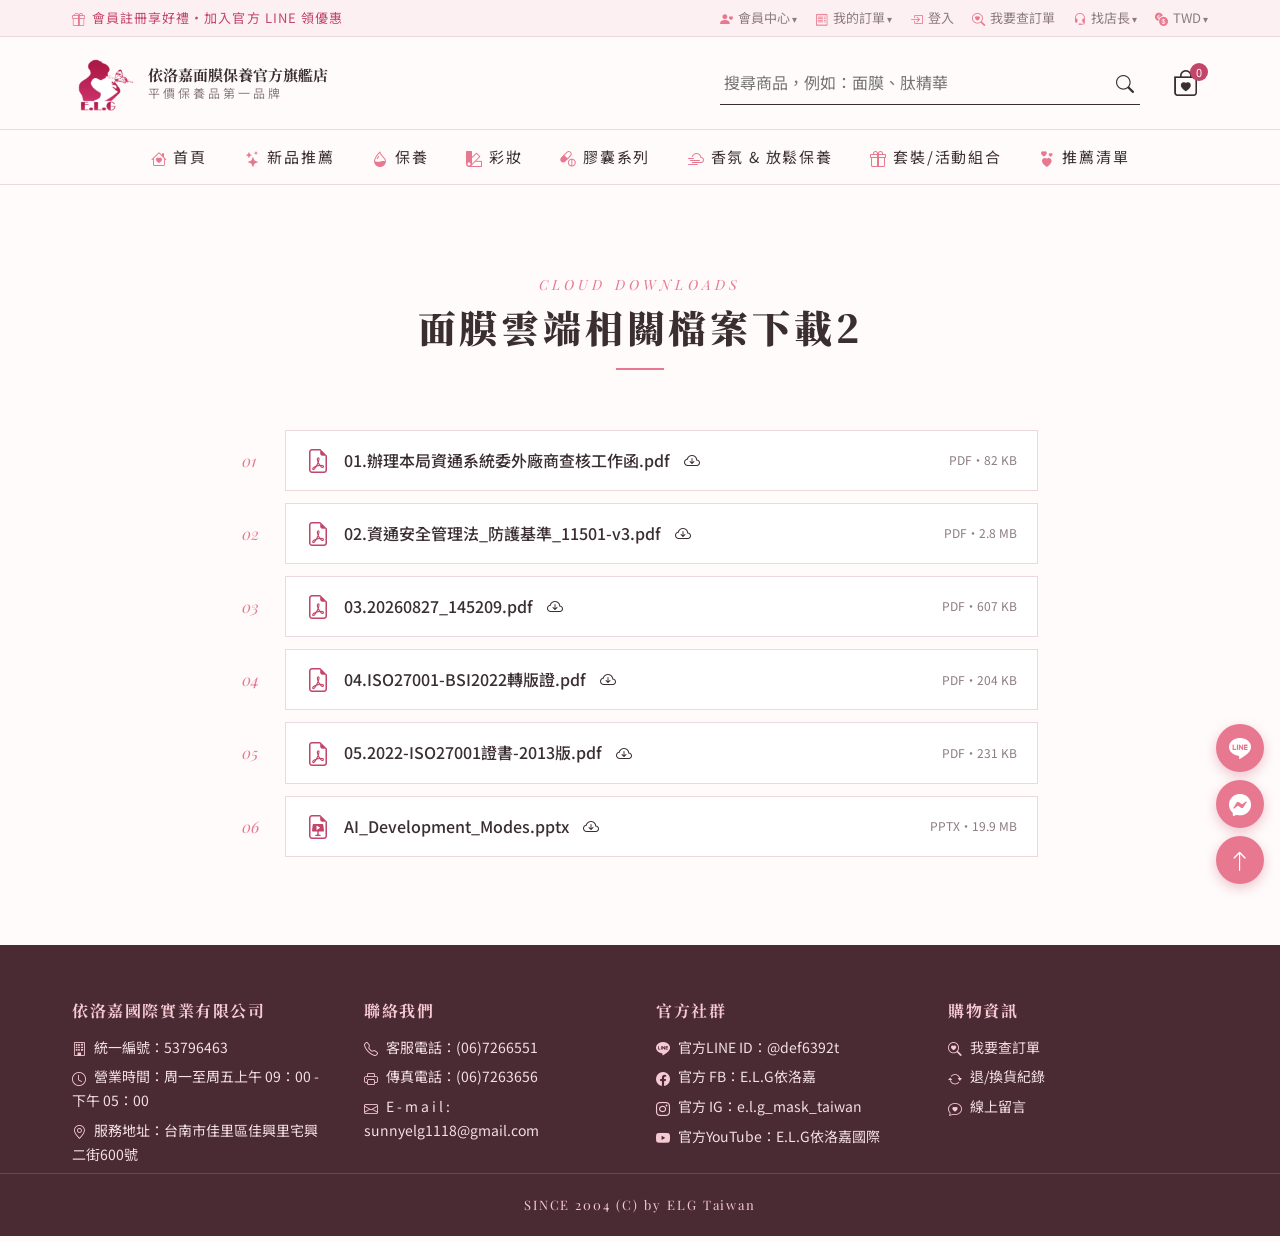
<file: downloads-cloud2.html>
<!DOCTYPE html>
<html lang="zh-Hant">
<head>
  <meta charset="UTF-8">
  <meta name="viewport" content="width=device-width, initial-scale=1">
  <title>面膜雲端相關檔案下載2｜依洛嘉面膜保養官方旗艦店</title>
  <meta name="description" content="依洛嘉面膜雲端相關檔案下載清單（Google 雲端硬碟）。">
  <script>document.documentElement.classList.add('js');</script>
  <link rel="preconnect" href="https://fonts.googleapis.com">
  <link rel="preconnect" href="https://fonts.gstatic.com" crossorigin>
  <link href="https://fonts.googleapis.com/css2?family=Noto+Sans+TC:wght@300;400;500;700&family=Noto+Serif+TC:wght@500;700;900&family=Playfair+Display:ital,wght@0,500;0,700;1,500&display=swap" rel="stylesheet">
  <link rel="stylesheet" href="https://cdn.jsdelivr.net/npm/bootstrap-icons@1.11.3/font/bootstrap-icons.min.css">
  <link rel="stylesheet" href="css/style.css">
</head>
<body id="top">

  <a class="skip-link" href="#main">跳到主要內容</a>

  <!-- 1. 頂端工具列 -->
  <div class="topbar">
    <div class="container topbar__inner">
      <p class="topbar__promo"><i class="bi bi-gift" aria-hidden="true"></i> 會員註冊享好禮・加入官方 LINE 領優惠</p>
      <ul class="topbar__links" id="topbarLinks">
        <li class="dropdown">
          <button class="dropdown__btn" aria-expanded="false"><i class="bi bi-person-heart" aria-hidden="true"></i> 會員中心</button>
          <ul class="dropdown__menu">
            <li><a href="https://www.elg.com.tw/account">會員中心</a></li>
            <li><a href="https://www.elg.com.tw/account/edit">我的資料</a></li>
            <li><a href="https://www.elg.com.tw/account/reward">我的紅利</a></li>
            <li><a href="https://www.elg.com.tw/account/coupon">我的優惠券</a></li>
            <li><a href="https://www.elg.com.tw/account/referral_marketing">親友推薦</a></li>
            <li><a href="https://www.elg.com.tw/wishlist">願望清單</a></li>
            <li><a href="https://www.elg.com.tw/compare">商品比較</a></li>
            <li><a href="https://www.elg.com.tw/newsletter">我的訂閱</a></li>
          </ul>
        </li>
        <li class="dropdown">
          <button class="dropdown__btn" aria-expanded="false"><i class="bi bi-receipt" aria-hidden="true"></i> 我的訂單</button>
          <ul class="dropdown__menu">
            <li><a href="https://www.elg.com.tw/account/order/payment">填寫匯款單</a></li>
            <li><a href="https://www.elg.com.tw/order">我的訂單</a></li>
            <li><a href="https://www.elg.com.tw/account/return">退/換貨紀錄</a></li>
          </ul>
        </li>
        <li><a href="https://www.elg.com.tw/login"><i class="bi bi-box-arrow-in-right" aria-hidden="true"></i> 登入</a></li>
        <li><a href="https://www.elg.com.tw/guestorder"><i class="bi bi-search-heart" aria-hidden="true"></i> 我要查訂單</a></li>
        <li class="dropdown">
          <button class="dropdown__btn" aria-expanded="false"><i class="bi bi-headset" aria-hidden="true"></i> 找店長</button>
          <ul class="dropdown__menu">
            <li><a href="contact.html">線上留言</a></li>
            <li><a href="mailto:sunnyelg1118@gmail.com">電子郵件</a></li>
            <li><a href="https://line.naver.jp/ti/p/~@def6392t">LINE@</a></li>
            <li><a href="https://www.messenger.com/t/elgshop">Facebook 訊息</a></li>
          </ul>
        </li>
        <li class="dropdown">
          <button class="dropdown__btn" aria-expanded="false"><i class="bi bi-currency-exchange" aria-hidden="true"></i> <span id="currencyBtn">TWD</span></button>
          <ul class="dropdown__menu">
            <li><button type="button" data-currency="TWD">$ TWD</button></li>
            <li><button type="button" data-currency="USD">$ USD</button></li>
          </ul>
        </li>
      </ul>
    </div>
  </div>

  <!-- 2. 頁首 -->
  <header class="header">
    <div class="container header__inner">
      <button class="nav-toggle" id="navToggle" aria-label="開啟選單" aria-expanded="false" aria-controls="mainNav">
        <span></span><span></span><span></span>
      </button>

      <a class="brand" href="index.html" aria-label="依洛嘉面膜保養官方旗艦店 首頁">
        <img class="brand__logo" src="images/logo.png" alt="依洛嘉 E.L.G Logo" width="100" height="100">
        <span class="brand__text">
          <span class="brand__name">依洛嘉面膜保養官方旗艦店</span>
          <span class="brand__slogan">平價保養品第一品牌</span>
        </span>
      </a>

      <form class="search" role="search" action="https://www.elg.com.tw/product/search" method="get" target="_blank">
        <label class="sr-only" for="q">搜尋商品</label>
        <input id="q" name="search" type="search" placeholder="搜尋商品，例如：面膜、肽精華">
        <button type="submit" aria-label="搜尋">
          <i class="bi bi-search" aria-hidden="true"></i>
        </button>
      </form>

      <button class="cart-btn" id="cartBtn" aria-label="開啟購物車">
        <i class="bi bi-bag-heart" aria-hidden="true"></i>
        <span class="cart-btn__count" id="cartCount">0</span>
      </button>
    </div>

    <!-- 3. 主選單 -->
    <nav class="nav" id="mainNav" aria-label="主選單">
      <ul class="nav__list container">
        <li><a href="index.html"><i class="bi bi-house-heart" aria-hidden="true"></i>首頁</a></li>
        <li><a href="index.html#latest"><i class="bi bi-stars" aria-hidden="true"></i>新品推薦</a></li>

        <li class="has-sub nav__mega">
          <a href="index.html#categories"><i class="bi bi-droplet-half" aria-hidden="true"></i>保養</a>
          <button class="sub-toggle" aria-label="展開保養子選單" aria-expanded="false"></button>
          <div class="sub sub--mega">
            <div class="sub__col">
              <a class="sub__title" href="https://www.elg.com.tw/skincare-1"><i class="bi bi-droplet" aria-hidden="true"></i>基礎保養</a>
              <ul>
                <li><a href="https://www.elg.com.tw/essence"><i class="bi bi-moisture" aria-hidden="true"></i>化妝水 / 精華</a></li>
                <li><a href="https://www.elg.com.tw/moisturise"><i class="bi bi-cup-straw" aria-hidden="true"></i>乳液 / 面霜</a></li>
                <li><a href="https://www.elg.com.tw/oil-ance-control"><i class="bi bi-bandaid" aria-hidden="true"></i>控油 / 抗痘</a></li>
                <li><a href="https://www.elg.com.tw/eyecare"><i class="bi bi-eye" aria-hidden="true"></i>眼部保養</a></li>
                <li><a href="https://www.elg.com.tw/cleanser"><i class="bi bi-water" aria-hidden="true"></i>清潔洗卸</a></li>
                <li><a href="https://www.elg.com.tw/intimatecare"><i class="bi bi-shield-check" aria-hidden="true"></i>私密保養</a></li>
              </ul>
            </div>
            <div class="sub__col">
              <a class="sub__title" href="https://www.elg.com.tw/mask"><i class="bi bi-flower1" aria-hidden="true"></i>面膜系列</a>
              <ul>
                <li><a href="https://www.elg.com.tw/hydratingmask"><i class="bi bi-droplet-fill" aria-hidden="true"></i>補水 / 保濕面膜</a></li>
                <li><a href="https://www.elg.com.tw/repairingmask"><i class="bi bi-bandaid-fill" aria-hidden="true"></i>修護面膜</a></li>
                <li><a href="https://www.elg.com.tw/antiagingbrighteningmask"><i class="bi bi-brightness-high" aria-hidden="true"></i>抗老 / 亮白面膜</a></li>
                <li><a href="https://www.elg.com.tw/eyemask"><i class="bi bi-eye-fill" aria-hidden="true"></i>眼膜</a></li>
                <li><a href="https://www.elg.com.tw/lipmask"><i class="bi bi-emoji-kiss" aria-hidden="true"></i>唇膜</a></li>
                <li><a href="https://www.elg.com.tw/handfootcare"><i class="bi bi-hand-thumbs-up" aria-hidden="true"></i>手足保養</a></li>
                <li><a href="https://www.elg.com.tw/othermask-2"><i class="bi bi-bullseye" aria-hidden="true"></i>局部保養</a></li>
              </ul>
            </div>
          </div>
        </li>

        <li class="has-sub">
          <a href="index.html#categories"><i class="bi bi-palette2" aria-hidden="true"></i>彩妝</a>
          <button class="sub-toggle" aria-label="展開彩妝子選單" aria-expanded="false"></button>
          <ul class="sub">
            <li><a href="https://www.elg.com.tw/face"><i class="bi bi-emoji-smile" aria-hidden="true"></i>臉部彩妝</a></li>
            <li><a href="https://www.elg.com.tw/eye"><i class="bi bi-eye" aria-hidden="true"></i>眼妝</a></li>
            <li><a href="https://www.elg.com.tw/lip"><i class="bi bi-heart-fill" aria-hidden="true"></i>唇妝</a></li>
            <li><a href="https://www.elg.com.tw/settingmakeup"><i class="bi bi-brush" aria-hidden="true"></i>定妝 / 修容</a></li>
          </ul>
        </li>

        <li class="has-sub">
          <a href="index.html#categories"><i class="bi bi-capsule-pill" aria-hidden="true"></i>膠囊系列</a>
          <button class="sub-toggle" aria-label="展開膠囊系列子選單" aria-expanded="false"></button>
          <ul class="sub">
            <li><a href="https://www.elg.com.tw/capsules"><i class="bi bi-capsule" aria-hidden="true"></i>保養膠囊</a></li>
            <li><a href="https://www.elg.com.tw/timecapsules"><i class="bi bi-hourglass-split" aria-hidden="true"></i>時空膠囊</a></li>
            <li><a href="https://www.elg.com.tw/haircapsules"><i class="bi bi-scissors" aria-hidden="true"></i>護髮膠囊</a></li>
          </ul>
        </li>

        <li class="has-sub">
          <a href="index.html#categories"><i class="bi bi-cloud-haze2" aria-hidden="true"></i>香氛 &amp; 放鬆保養</a>
          <button class="sub-toggle" aria-label="展開香氛子選單" aria-expanded="false"></button>
          <ul class="sub">
            <li><a href="https://www.elg.com.tw/essentialoil"><i class="bi bi-droplet-half" aria-hidden="true"></i>精油</a></li>
            <li><a href="https://www.elg.com.tw/fragrance"><i class="bi bi-flower3" aria-hidden="true"></i>香水</a></li>
            <li><a href="https://www.elg.com.tw/eysspa"><i class="bi bi-moon-stars" aria-hidden="true"></i>SPA蒸氣眼罩</a></li>
          </ul>
        </li>

        <li class="has-sub">
          <a href="index.html#categories"><i class="bi bi-gift" aria-hidden="true"></i>套裝/活動組合</a>
          <button class="sub-toggle" aria-label="展開套裝子選單" aria-expanded="false"></button>
          <ul class="sub">
            <li><a href="https://www.elg.com.tw/limitededitionset"><i class="bi bi-award" aria-hidden="true"></i>限定組合</a></li>
            <li><a href="https://www.elg.com.tw/giftbox"><i class="bi bi-gift-fill" aria-hidden="true"></i>禮盒／節日限定</a></li>
            <li><a href="https://www.elg.com.tw/product/category&amp;path=316_318"><i class="bi bi-tags" aria-hidden="true"></i>促銷／新品推薦</a></li>
          </ul>
        </li>

        <li class="has-sub">
          <a href="index.html#skin"><i class="bi bi-hearts" aria-hidden="true"></i>推薦清單</a>
          <button class="sub-toggle" aria-label="展開推薦清單子選單" aria-expanded="false"></button>
          <ul class="sub">
            <li><a href="https://www.elg.com.tw/drynessskin"><i class="bi bi-droplet" aria-hidden="true"></i>乾燥肌</a></li>
            <li><a href="https://www.elg.com.tw/sensitiveskin"><i class="bi bi-heart-pulse" aria-hidden="true"></i>敏感肌</a></li>
            <li><a href="https://www.elg.com.tw/acnepimpleskin"><i class="bi bi-bandaid" aria-hidden="true"></i>痘痘粉刺肌</a></li>
            <li><a href="https://www.elg.com.tw/ageing"><i class="bi bi-sun" aria-hidden="true"></i>暗沉／老化</a></li>
            <li><a href="https://www.elg.com.tw/travel"><i class="bi bi-airplane" aria-hidden="true"></i>旅行便攜</a></li>
          </ul>
        </li>
      </ul>
    </nav>
  </header>

  <main id="main">
    <section class="container section downloads" aria-labelledby="dlTitle">
      <header class="section__head">
        <p class="section__eyebrow">CLOUD DOWNLOADS</p>
        <h1 id="dlTitle">面膜雲端相關檔案下載2</h1>
      </header>
      <ul class="download-list">
        <li class="download-item">
          <a href="https://drive.google.com/file/d/1xvIQcwsLmpJXsuzO8xvZRbJ6C8hdTk2K/view?usp=drivesdk" target="_blank" rel="noopener" data-meta="PDF・82 KB"><i class="bi bi-file-earmark-pdf" aria-hidden="true"></i>01.辦理本局資通系統委外廠商查核工作函.pdf<i class="bi bi-cloud-arrow-down" aria-hidden="true"></i></a>
        </li>
        <li class="download-item">
          <a href="https://drive.google.com/file/d/1E3jdoFxY-bTDBaoWe0smwSRAkUyGocOo/view?usp=drivesdk" target="_blank" rel="noopener" data-meta="PDF・2.8 MB"><i class="bi bi-file-earmark-pdf" aria-hidden="true"></i>02.資通安全管理法_防護基準_11501-v3.pdf<i class="bi bi-cloud-arrow-down" aria-hidden="true"></i></a>
        </li>
        <li class="download-item">
          <a href="https://drive.google.com/file/d/1Uy-NQmWvc6coUYwTB6EmuAizOVNdwod0/view?usp=drivesdk" target="_blank" rel="noopener" data-meta="PDF・607 KB"><i class="bi bi-file-earmark-pdf" aria-hidden="true"></i>03.20260827_145209.pdf<i class="bi bi-cloud-arrow-down" aria-hidden="true"></i></a>
        </li>
        <li class="download-item">
          <a href="https://drive.google.com/file/d/1TTxZgfmqW97TymdG7r1aKrfhR0l03Xkn/view?usp=drivesdk" target="_blank" rel="noopener" data-meta="PDF・204 KB"><i class="bi bi-file-earmark-pdf" aria-hidden="true"></i>04.ISO27001-BSI2022轉版證.pdf<i class="bi bi-cloud-arrow-down" aria-hidden="true"></i></a>
        </li>
        <li class="download-item">
          <a href="https://drive.google.com/file/d/12M-rxfJe8XMaIsi6IBP3aPbyS-Ik3gl-/view?usp=drivesdk" target="_blank" rel="noopener" data-meta="PDF・231 KB"><i class="bi bi-file-earmark-pdf" aria-hidden="true"></i>05.2022-ISO27001證書-2013版.pdf<i class="bi bi-cloud-arrow-down" aria-hidden="true"></i></a>
        </li>
        <li class="download-item">
          <a href="https://drive.google.com/file/d/1xwLxWysPqQVxmJrg_hMOdvIatbYc9JBe/view?usp=drivesdk" target="_blank" rel="noopener" data-meta="PPTX・19.9 MB"><i class="bi bi-file-earmark-slides" aria-hidden="true"></i>AI_Development_Modes.pptx<i class="bi bi-cloud-arrow-down" aria-hidden="true"></i></a>
        </li>
      </ul>
    </section>
  </main>

  <!-- 10. 頁尾 -->
  <footer class="footer">
    <div class="container footer__grid">
      <div>
        <h3>依洛嘉國際實業有限公司</h3>
        <p><i class="bi bi-building" aria-hidden="true"></i>統一編號：53796463</p>
        <p><i class="bi bi-clock" aria-hidden="true"></i>營業時間：周一至周五上午 09：00 -下午 05：00</p>
        <p><i class="bi bi-geo-alt" aria-hidden="true"></i>服務地址：台南市佳里區佳興里宅興二街600號</p>
      </div>
      <div>
        <h3>聯絡我們</h3>
        <p><i class="bi bi-telephone" aria-hidden="true"></i>客服電話：<a href="tel:+88667266551">(06)7266551</a></p>
        <p><i class="bi bi-printer" aria-hidden="true"></i>傳真電話：(06)7263656</p>
        <p><i class="bi bi-envelope" aria-hidden="true"></i>E - m a i l : <a href="mailto:sunnyelg1118@gmail.com">sunnyelg1118@gmail.com</a></p>
      </div>
      <div>
        <h3>官方社群</h3>
        <p><i class="bi bi-line" aria-hidden="true"></i>官方LINE ID：@def6392t</p>
        <p><i class="bi bi-facebook" aria-hidden="true"></i>官方 FB：E.L.G依洛嘉</p>
        <p><i class="bi bi-instagram" aria-hidden="true"></i>官方 IG：e.l.g_mask_taiwan</p>
        <p><i class="bi bi-youtube" aria-hidden="true"></i>官方YouTube：E.L.G依洛嘉國際</p>
      </div>
      <div>
        <h3>購物資訊</h3>
        <p><i class="bi bi-search-heart" aria-hidden="true"></i><a href="https://www.elg.com.tw/guestorder">我要查訂單</a></p>
        <p><i class="bi bi-arrow-repeat" aria-hidden="true"></i><a href="https://www.elg.com.tw/account/return">退/換貨紀錄</a></p>
        <p><i class="bi bi-chat-heart" aria-hidden="true"></i><a href="contact.html">線上留言</a></p>
      </div>
    </div>
    <p class="footer__copy">SINCE 2004 (C) by ELG Taiwan</p>
  </footer>

  <!-- 浮動按鈕 -->
  <div class="float">
    <a class="float__btn" href="https://line.naver.jp/ti/p/~@def6392t" target="_blank" rel="noopener" aria-label="LINE 客服"><i class="bi bi-line" aria-hidden="true"></i></a>
    <a class="float__btn" href="https://www.messenger.com/t/elgshop" target="_blank" rel="noopener" aria-label="Facebook 訊息"><i class="bi bi-messenger" aria-hidden="true"></i></a>
    <button class="float__btn" id="toTop" aria-label="回到頂端"><i class="bi bi-arrow-up" aria-hidden="true"></i></button>
  </div>

  <!-- 購物車抽屜 -->
  <div class="overlay" id="overlay" hidden></div>
  <aside class="drawer" id="drawer" aria-label="購物車" aria-hidden="true">
    <div class="drawer__head">
      <h2><i class="bi bi-bag-heart" aria-hidden="true"></i> 購物車</h2>
      <button id="drawerClose" aria-label="關閉購物車"><i class="bi bi-x-lg" aria-hidden="true"></i></button>
    </div>
    <ul class="drawer__list" id="cartList"></ul>
    <div class="drawer__foot">
      <p class="drawer__total">合計 <strong id="cartTotal">$0</strong></p>
      <button class="btn btn--primary btn--block" id="checkoutBtn">前往結帳</button>
      <button class="btn-link" id="clearCart">清空購物車</button>
    </div>
  </aside>

  <div class="toast" id="toast" role="status" aria-live="polite"></div>

  <script src="js/main.js"></script>
</body>
</html>
</file>
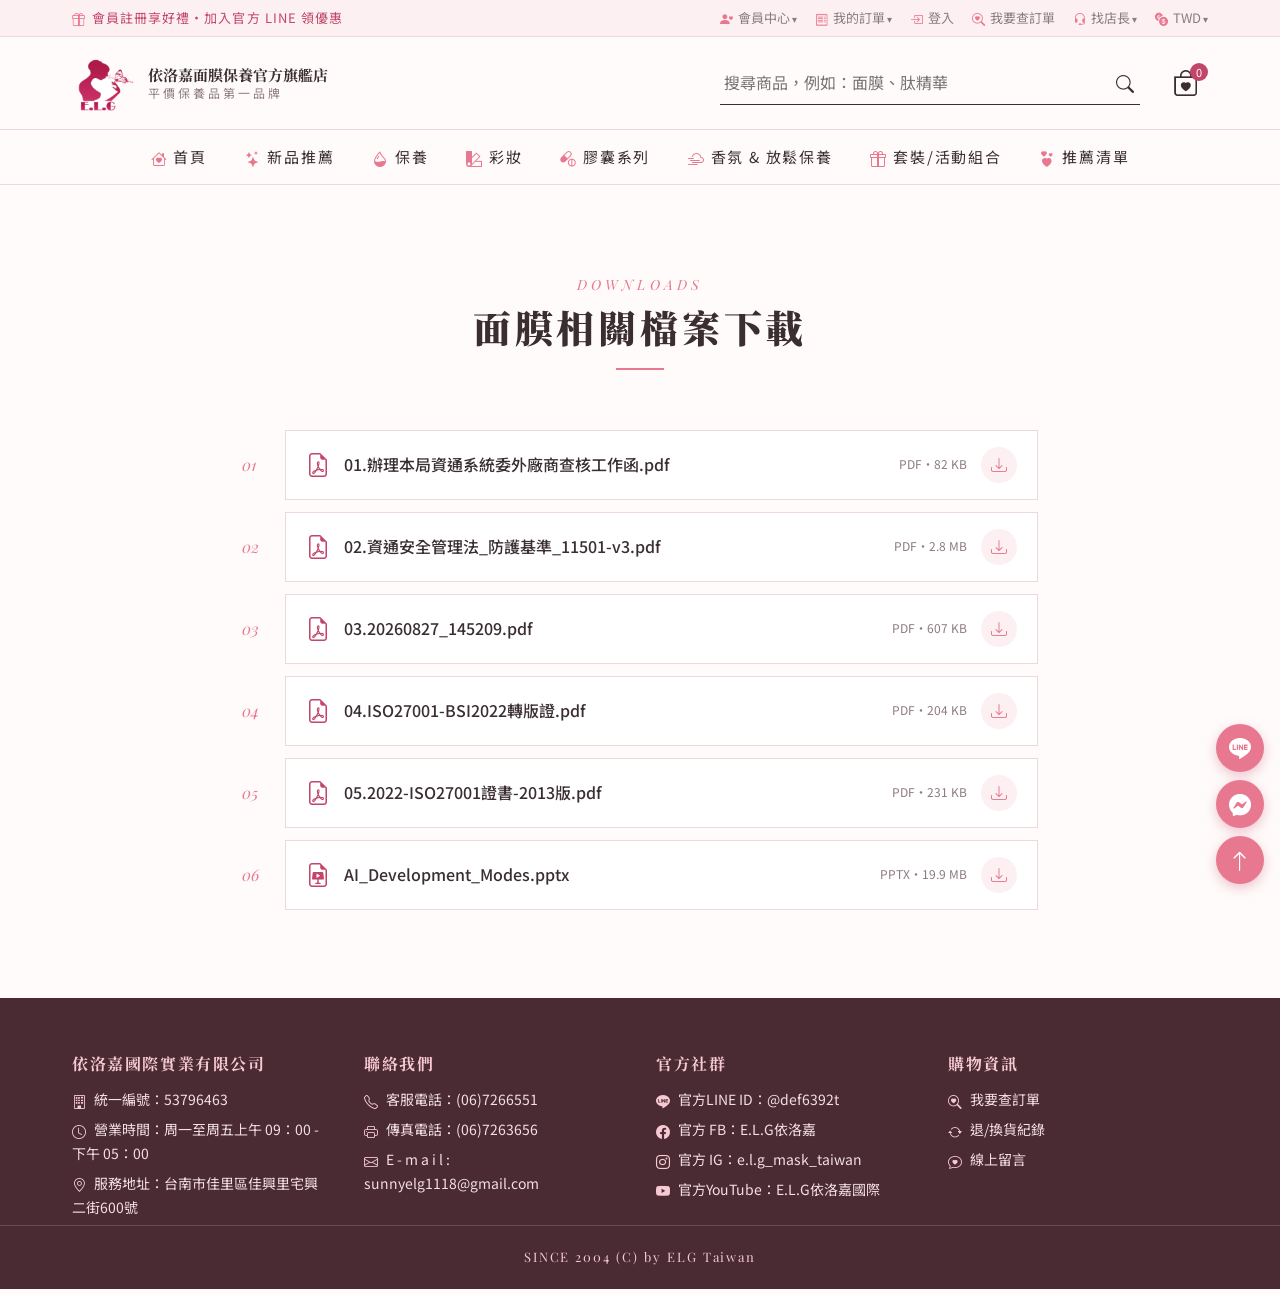
<file: downloads.html>
<!DOCTYPE html>
<html lang="zh-Hant">
<head>
  <meta charset="UTF-8">
  <meta name="viewport" content="width=device-width, initial-scale=1">
  <title>面膜相關檔案下載｜依洛嘉面膜保養官方旗艦店</title>
  <meta name="description" content="依洛嘉面膜相關檔案下載清單。">
  <script>document.documentElement.classList.add('js');</script>
  <link rel="preconnect" href="https://fonts.googleapis.com">
  <link rel="preconnect" href="https://fonts.gstatic.com" crossorigin>
  <link href="https://fonts.googleapis.com/css2?family=Noto+Sans+TC:wght@300;400;500;700&family=Noto+Serif+TC:wght@500;700;900&family=Playfair+Display:ital,wght@0,500;0,700;1,500&display=swap" rel="stylesheet">
  <link rel="stylesheet" href="https://cdn.jsdelivr.net/npm/bootstrap-icons@1.11.3/font/bootstrap-icons.min.css">
  <link rel="stylesheet" href="css/style.css">
</head>
<body id="top">

  <a class="skip-link" href="#main">跳到主要內容</a>

  <!-- 1. 頂端工具列 -->
  <div class="topbar">
    <div class="container topbar__inner">
      <p class="topbar__promo"><i class="bi bi-gift" aria-hidden="true"></i> 會員註冊享好禮・加入官方 LINE 領優惠</p>
      <ul class="topbar__links" id="topbarLinks">
        <li class="dropdown">
          <button class="dropdown__btn" aria-expanded="false"><i class="bi bi-person-heart" aria-hidden="true"></i> 會員中心</button>
          <ul class="dropdown__menu">
            <li><a href="https://www.elg.com.tw/account">會員中心</a></li>
            <li><a href="https://www.elg.com.tw/account/edit">我的資料</a></li>
            <li><a href="https://www.elg.com.tw/account/reward">我的紅利</a></li>
            <li><a href="https://www.elg.com.tw/account/coupon">我的優惠券</a></li>
            <li><a href="https://www.elg.com.tw/account/referral_marketing">親友推薦</a></li>
            <li><a href="https://www.elg.com.tw/wishlist">願望清單</a></li>
            <li><a href="https://www.elg.com.tw/compare">商品比較</a></li>
            <li><a href="https://www.elg.com.tw/newsletter">我的訂閱</a></li>
          </ul>
        </li>
        <li class="dropdown">
          <button class="dropdown__btn" aria-expanded="false"><i class="bi bi-receipt" aria-hidden="true"></i> 我的訂單</button>
          <ul class="dropdown__menu">
            <li><a href="https://www.elg.com.tw/account/order/payment">填寫匯款單</a></li>
            <li><a href="https://www.elg.com.tw/order">我的訂單</a></li>
            <li><a href="https://www.elg.com.tw/account/return">退/換貨紀錄</a></li>
          </ul>
        </li>
        <li><a href="https://www.elg.com.tw/login"><i class="bi bi-box-arrow-in-right" aria-hidden="true"></i> 登入</a></li>
        <li><a href="https://www.elg.com.tw/guestorder"><i class="bi bi-search-heart" aria-hidden="true"></i> 我要查訂單</a></li>
        <li class="dropdown">
          <button class="dropdown__btn" aria-expanded="false"><i class="bi bi-headset" aria-hidden="true"></i> 找店長</button>
          <ul class="dropdown__menu">
            <li><a href="contact.html">線上留言</a></li>
            <li><a href="mailto:sunnyelg1118@gmail.com">電子郵件</a></li>
            <li><a href="https://line.naver.jp/ti/p/~@def6392t">LINE@</a></li>
            <li><a href="https://www.messenger.com/t/elgshop">Facebook 訊息</a></li>
          </ul>
        </li>
        <li class="dropdown">
          <button class="dropdown__btn" aria-expanded="false"><i class="bi bi-currency-exchange" aria-hidden="true"></i> <span id="currencyBtn">TWD</span></button>
          <ul class="dropdown__menu">
            <li><button type="button" data-currency="TWD">$ TWD</button></li>
            <li><button type="button" data-currency="USD">$ USD</button></li>
          </ul>
        </li>
      </ul>
    </div>
  </div>

  <!-- 2. 頁首 -->
  <header class="header">
    <div class="container header__inner">
      <button class="nav-toggle" id="navToggle" aria-label="開啟選單" aria-expanded="false" aria-controls="mainNav">
        <span></span><span></span><span></span>
      </button>

      <a class="brand" href="index.html" aria-label="依洛嘉面膜保養官方旗艦店 首頁">
        <img class="brand__logo" src="images/logo.png" alt="依洛嘉 E.L.G Logo" width="100" height="100">
        <span class="brand__text">
          <span class="brand__name">依洛嘉面膜保養官方旗艦店</span>
          <span class="brand__slogan">平價保養品第一品牌</span>
        </span>
      </a>

      <form class="search" role="search" action="https://www.elg.com.tw/product/search" method="get" target="_blank">
        <label class="sr-only" for="q">搜尋商品</label>
        <input id="q" name="search" type="search" placeholder="搜尋商品，例如：面膜、肽精華">
        <button type="submit" aria-label="搜尋">
          <i class="bi bi-search" aria-hidden="true"></i>
        </button>
      </form>

      <button class="cart-btn" id="cartBtn" aria-label="開啟購物車">
        <i class="bi bi-bag-heart" aria-hidden="true"></i>
        <span class="cart-btn__count" id="cartCount">0</span>
      </button>
    </div>

    <!-- 3. 主選單 -->
    <nav class="nav" id="mainNav" aria-label="主選單">
      <ul class="nav__list container">
        <li><a href="index.html"><i class="bi bi-house-heart" aria-hidden="true"></i>首頁</a></li>
        <li><a href="index.html#latest"><i class="bi bi-stars" aria-hidden="true"></i>新品推薦</a></li>

        <li class="has-sub nav__mega">
          <a href="index.html#categories"><i class="bi bi-droplet-half" aria-hidden="true"></i>保養</a>
          <button class="sub-toggle" aria-label="展開保養子選單" aria-expanded="false"></button>
          <div class="sub sub--mega">
            <div class="sub__col">
              <a class="sub__title" href="https://www.elg.com.tw/skincare-1"><i class="bi bi-droplet" aria-hidden="true"></i>基礎保養</a>
              <ul>
                <li><a href="https://www.elg.com.tw/essence"><i class="bi bi-moisture" aria-hidden="true"></i>化妝水 / 精華</a></li>
                <li><a href="https://www.elg.com.tw/moisturise"><i class="bi bi-cup-straw" aria-hidden="true"></i>乳液 / 面霜</a></li>
                <li><a href="https://www.elg.com.tw/oil-ance-control"><i class="bi bi-bandaid" aria-hidden="true"></i>控油 / 抗痘</a></li>
                <li><a href="https://www.elg.com.tw/eyecare"><i class="bi bi-eye" aria-hidden="true"></i>眼部保養</a></li>
                <li><a href="https://www.elg.com.tw/cleanser"><i class="bi bi-water" aria-hidden="true"></i>清潔洗卸</a></li>
                <li><a href="https://www.elg.com.tw/intimatecare"><i class="bi bi-shield-check" aria-hidden="true"></i>私密保養</a></li>
              </ul>
            </div>
            <div class="sub__col">
              <a class="sub__title" href="https://www.elg.com.tw/mask"><i class="bi bi-flower1" aria-hidden="true"></i>面膜系列</a>
              <ul>
                <li><a href="https://www.elg.com.tw/hydratingmask"><i class="bi bi-droplet-fill" aria-hidden="true"></i>補水 / 保濕面膜</a></li>
                <li><a href="https://www.elg.com.tw/repairingmask"><i class="bi bi-bandaid-fill" aria-hidden="true"></i>修護面膜</a></li>
                <li><a href="https://www.elg.com.tw/antiagingbrighteningmask"><i class="bi bi-brightness-high" aria-hidden="true"></i>抗老 / 亮白面膜</a></li>
                <li><a href="https://www.elg.com.tw/eyemask"><i class="bi bi-eye-fill" aria-hidden="true"></i>眼膜</a></li>
                <li><a href="https://www.elg.com.tw/lipmask"><i class="bi bi-emoji-kiss" aria-hidden="true"></i>唇膜</a></li>
                <li><a href="https://www.elg.com.tw/handfootcare"><i class="bi bi-hand-thumbs-up" aria-hidden="true"></i>手足保養</a></li>
                <li><a href="https://www.elg.com.tw/othermask-2"><i class="bi bi-bullseye" aria-hidden="true"></i>局部保養</a></li>
              </ul>
            </div>
          </div>
        </li>

        <li class="has-sub">
          <a href="index.html#categories"><i class="bi bi-palette2" aria-hidden="true"></i>彩妝</a>
          <button class="sub-toggle" aria-label="展開彩妝子選單" aria-expanded="false"></button>
          <ul class="sub">
            <li><a href="https://www.elg.com.tw/face"><i class="bi bi-emoji-smile" aria-hidden="true"></i>臉部彩妝</a></li>
            <li><a href="https://www.elg.com.tw/eye"><i class="bi bi-eye" aria-hidden="true"></i>眼妝</a></li>
            <li><a href="https://www.elg.com.tw/lip"><i class="bi bi-heart-fill" aria-hidden="true"></i>唇妝</a></li>
            <li><a href="https://www.elg.com.tw/settingmakeup"><i class="bi bi-brush" aria-hidden="true"></i>定妝 / 修容</a></li>
          </ul>
        </li>

        <li class="has-sub">
          <a href="index.html#categories"><i class="bi bi-capsule-pill" aria-hidden="true"></i>膠囊系列</a>
          <button class="sub-toggle" aria-label="展開膠囊系列子選單" aria-expanded="false"></button>
          <ul class="sub">
            <li><a href="https://www.elg.com.tw/capsules"><i class="bi bi-capsule" aria-hidden="true"></i>保養膠囊</a></li>
            <li><a href="https://www.elg.com.tw/timecapsules"><i class="bi bi-hourglass-split" aria-hidden="true"></i>時空膠囊</a></li>
            <li><a href="https://www.elg.com.tw/haircapsules"><i class="bi bi-scissors" aria-hidden="true"></i>護髮膠囊</a></li>
          </ul>
        </li>

        <li class="has-sub">
          <a href="index.html#categories"><i class="bi bi-cloud-haze2" aria-hidden="true"></i>香氛 &amp; 放鬆保養</a>
          <button class="sub-toggle" aria-label="展開香氛子選單" aria-expanded="false"></button>
          <ul class="sub">
            <li><a href="https://www.elg.com.tw/essentialoil"><i class="bi bi-droplet-half" aria-hidden="true"></i>精油</a></li>
            <li><a href="https://www.elg.com.tw/fragrance"><i class="bi bi-flower3" aria-hidden="true"></i>香水</a></li>
            <li><a href="https://www.elg.com.tw/eysspa"><i class="bi bi-moon-stars" aria-hidden="true"></i>SPA蒸氣眼罩</a></li>
          </ul>
        </li>

        <li class="has-sub">
          <a href="index.html#categories"><i class="bi bi-gift" aria-hidden="true"></i>套裝/活動組合</a>
          <button class="sub-toggle" aria-label="展開套裝子選單" aria-expanded="false"></button>
          <ul class="sub">
            <li><a href="https://www.elg.com.tw/limitededitionset"><i class="bi bi-award" aria-hidden="true"></i>限定組合</a></li>
            <li><a href="https://www.elg.com.tw/giftbox"><i class="bi bi-gift-fill" aria-hidden="true"></i>禮盒／節日限定</a></li>
            <li><a href="https://www.elg.com.tw/product/category&amp;path=316_318"><i class="bi bi-tags" aria-hidden="true"></i>促銷／新品推薦</a></li>
          </ul>
        </li>

        <li class="has-sub">
          <a href="index.html#skin"><i class="bi bi-hearts" aria-hidden="true"></i>推薦清單</a>
          <button class="sub-toggle" aria-label="展開推薦清單子選單" aria-expanded="false"></button>
          <ul class="sub">
            <li><a href="https://www.elg.com.tw/drynessskin"><i class="bi bi-droplet" aria-hidden="true"></i>乾燥肌</a></li>
            <li><a href="https://www.elg.com.tw/sensitiveskin"><i class="bi bi-heart-pulse" aria-hidden="true"></i>敏感肌</a></li>
            <li><a href="https://www.elg.com.tw/acnepimpleskin"><i class="bi bi-bandaid" aria-hidden="true"></i>痘痘粉刺肌</a></li>
            <li><a href="https://www.elg.com.tw/ageing"><i class="bi bi-sun" aria-hidden="true"></i>暗沉／老化</a></li>
            <li><a href="https://www.elg.com.tw/travel"><i class="bi bi-airplane" aria-hidden="true"></i>旅行便攜</a></li>
          </ul>
        </li>
      </ul>
    </nav>
  </header>

  <main id="main">
    <section class="container section downloads" aria-labelledby="dlTitle">
      <header class="section__head">
        <p class="section__eyebrow">DOWNLOADS</p>
        <h1 id="dlTitle">面膜相關檔案下載</h1>
      </header>
      <ul class="download-list">
        <li class="download-item">
          <a href="files/%E9%9D%A2%E8%86%9C/01.%E8%BE%A6%E7%90%86%E6%9C%AC%E5%B1%80%E8%B3%87%E9%80%9A%E7%B3%BB%E7%B5%B1%E5%A7%94%E5%A4%96%E5%BB%A0%E5%95%86%E6%9F%A5%E6%A0%B8%E5%B7%A5%E4%BD%9C%E5%87%BD.pdf" download="01.辦理本局資通系統委外廠商查核工作函.pdf" target="_blank" rel="noopener" data-meta="PDF・82 KB"><i class="bi bi-file-earmark-pdf" aria-hidden="true"></i>01.辦理本局資通系統委外廠商查核工作函.pdf<i class="bi bi-download" aria-hidden="true"></i></a>
        </li>
        <li class="download-item">
          <a href="files/%E9%9D%A2%E8%86%9C/02.%E8%B3%87%E9%80%9A%E5%AE%89%E5%85%A8%E7%AE%A1%E7%90%86%E6%B3%95_%E9%98%B2%E8%AD%B7%E5%9F%BA%E6%BA%96_11501-v3.pdf" download="02.資通安全管理法_防護基準_11501-v3.pdf" target="_blank" rel="noopener" data-meta="PDF・2.8 MB"><i class="bi bi-file-earmark-pdf" aria-hidden="true"></i>02.資通安全管理法_防護基準_11501-v3.pdf<i class="bi bi-download" aria-hidden="true"></i></a>
        </li>
        <li class="download-item">
          <a href="files/%E9%9D%A2%E8%86%9C/03.20260827_145209.pdf" download="03.20260827_145209.pdf" target="_blank" rel="noopener" data-meta="PDF・607 KB"><i class="bi bi-file-earmark-pdf" aria-hidden="true"></i>03.20260827_145209.pdf<i class="bi bi-download" aria-hidden="true"></i></a>
        </li>
        <li class="download-item">
          <a href="files/%E9%9D%A2%E8%86%9C/04.ISO27001-BSI2022%E8%BD%89%E7%89%88%E8%AD%89.pdf" download="04.ISO27001-BSI2022轉版證.pdf" target="_blank" rel="noopener" data-meta="PDF・204 KB"><i class="bi bi-file-earmark-pdf" aria-hidden="true"></i>04.ISO27001-BSI2022轉版證.pdf<i class="bi bi-download" aria-hidden="true"></i></a>
        </li>
        <li class="download-item">
          <a href="files/%E9%9D%A2%E8%86%9C/05.2022-ISO27001%E8%AD%89%E6%9B%B8-2013%E7%89%88.pdf" download="05.2022-ISO27001證書-2013版.pdf" target="_blank" rel="noopener" data-meta="PDF・231 KB"><i class="bi bi-file-earmark-pdf" aria-hidden="true"></i>05.2022-ISO27001證書-2013版.pdf<i class="bi bi-download" aria-hidden="true"></i></a>
        </li>
        <li class="download-item">
          <a href="files/%E9%9D%A2%E8%86%9C/AI_Development_Modes.pptx" download="AI_Development_Modes.pptx" target="_blank" rel="noopener" data-meta="PPTX・19.9 MB"><i class="bi bi-file-earmark-slides" aria-hidden="true"></i>AI_Development_Modes.pptx<i class="bi bi-download" aria-hidden="true"></i></a>
        </li>
      </ul>
    </section>
  </main>

  <!-- 10. 頁尾 -->
  <footer class="footer">
    <div class="container footer__grid">
      <div>
        <h3>依洛嘉國際實業有限公司</h3>
        <p><i class="bi bi-building" aria-hidden="true"></i>統一編號：53796463</p>
        <p><i class="bi bi-clock" aria-hidden="true"></i>營業時間：周一至周五上午 09：00 -下午 05：00</p>
        <p><i class="bi bi-geo-alt" aria-hidden="true"></i>服務地址：台南市佳里區佳興里宅興二街600號</p>
      </div>
      <div>
        <h3>聯絡我們</h3>
        <p><i class="bi bi-telephone" aria-hidden="true"></i>客服電話：<a href="tel:+88667266551">(06)7266551</a></p>
        <p><i class="bi bi-printer" aria-hidden="true"></i>傳真電話：(06)7263656</p>
        <p><i class="bi bi-envelope" aria-hidden="true"></i>E - m a i l : <a href="mailto:sunnyelg1118@gmail.com">sunnyelg1118@gmail.com</a></p>
      </div>
      <div>
        <h3>官方社群</h3>
        <p><i class="bi bi-line" aria-hidden="true"></i>官方LINE ID：@def6392t</p>
        <p><i class="bi bi-facebook" aria-hidden="true"></i>官方 FB：E.L.G依洛嘉</p>
        <p><i class="bi bi-instagram" aria-hidden="true"></i>官方 IG：e.l.g_mask_taiwan</p>
        <p><i class="bi bi-youtube" aria-hidden="true"></i>官方YouTube：E.L.G依洛嘉國際</p>
      </div>
      <div>
        <h3>購物資訊</h3>
        <p><i class="bi bi-search-heart" aria-hidden="true"></i><a href="https://www.elg.com.tw/guestorder">我要查訂單</a></p>
        <p><i class="bi bi-arrow-repeat" aria-hidden="true"></i><a href="https://www.elg.com.tw/account/return">退/換貨紀錄</a></p>
        <p><i class="bi bi-chat-heart" aria-hidden="true"></i><a href="contact.html">線上留言</a></p>
      </div>
    </div>
    <p class="footer__copy">SINCE 2004 (C) by ELG Taiwan</p>
  </footer>

  <!-- 浮動按鈕 -->
  <div class="float">
    <a class="float__btn" href="https://line.naver.jp/ti/p/~@def6392t" target="_blank" rel="noopener" aria-label="LINE 客服"><i class="bi bi-line" aria-hidden="true"></i></a>
    <a class="float__btn" href="https://www.messenger.com/t/elgshop" target="_blank" rel="noopener" aria-label="Facebook 訊息"><i class="bi bi-messenger" aria-hidden="true"></i></a>
    <button class="float__btn" id="toTop" aria-label="回到頂端"><i class="bi bi-arrow-up" aria-hidden="true"></i></button>
  </div>

  <!-- 購物車抽屜 -->
  <div class="overlay" id="overlay" hidden></div>
  <aside class="drawer" id="drawer" aria-label="購物車" aria-hidden="true">
    <div class="drawer__head">
      <h2><i class="bi bi-bag-heart" aria-hidden="true"></i> 購物車</h2>
      <button id="drawerClose" aria-label="關閉購物車"><i class="bi bi-x-lg" aria-hidden="true"></i></button>
    </div>
    <ul class="drawer__list" id="cartList"></ul>
    <div class="drawer__foot">
      <p class="drawer__total">合計 <strong id="cartTotal">$0</strong></p>
      <button class="btn btn--primary btn--block" id="checkoutBtn">前往結帳</button>
      <button class="btn-link" id="clearCart">清空購物車</button>
    </div>
  </aside>

  <div class="toast" id="toast" role="status" aria-live="polite"></div>

  <script src="js/main.js"></script>
</body>
</html>
</file>
<file: css/style.css>
/* ===== 設計變數（Design Tokens）：粉色系雜誌風 ===== */
:root {
  --pink-500: #e8788f;   /* 主色：玫瑰粉 */
  --pink-600: #d65f78;   /* 主色滑過 */
  --pink-300: #f6c9d3;   /* 輔助：櫻花粉 */
  --pink-100: #fdf0f2;   /* 淡底：霧粉 */
  --berry: #c2456a;      /* 強調：莓果紅 */
  --ink: #3a2e31;        /* 文字 */
  --muted: #8c7b80;      /* 次要文字 */
  --paper: #fffbfa;      /* 頁面底色 */
  --line: #ecd9dd;       /* 分隔線 */

  --font-serif: "Noto Serif TC", "Songti TC", serif;
  --font-sans: "Noto Sans TC", "PingFang TC", "Microsoft JhengHei", sans-serif;
  --font-en: "Playfair Display", "Noto Serif TC", serif;

  --container: 1200px;
  --gutter: clamp(16px, 4vw, 32px);
}

/* ===== 基礎 ===== */
*, *::before, *::after { box-sizing: border-box; }
html { scroll-behavior: smooth; }
body {
  margin: 0;
  font-family: var(--font-sans);
  font-size: 16px;
  line-height: 1.7;
  color: var(--ink);
  background: var(--paper);
  -webkit-font-smoothing: antialiased;
}
img { max-width: 100%; display: block; }
a { color: inherit; text-decoration: none; }
ul { list-style: none; margin: 0; padding: 0; }
button { font: inherit; color: inherit; cursor: pointer; background: none; border: 0; }
h1, h2, h3 { font-family: var(--font-serif); margin: 0; line-height: 1.3; }
:focus-visible { outline: 2px solid var(--berry); outline-offset: 2px; }

.container { width: 100%; max-width: var(--container); margin-inline: auto; padding-inline: var(--gutter); }
.sr-only { position: absolute; width: 1px; height: 1px; overflow: hidden; clip: rect(0 0 0 0); white-space: nowrap; }
.skip-link { position: absolute; left: -999px; top: 0; background: var(--berry); color: #fff; padding: 8px 16px; z-index: 200; }
.skip-link:focus { left: 0; }

/* ===== 按鈕 ===== */
.btn {
  display: inline-block; padding: 10px 20px; border: 1px solid var(--ink);
  border-radius: 2px; font-size: 14px; letter-spacing: .1em;
  transition: background .2s, color .2s, border-color .2s;
  min-height: 44px;
}
.btn--primary { background: var(--pink-500); border-color: var(--pink-500); color: #fff; }
.btn--primary:hover { background: var(--berry); border-color: var(--berry); }
.btn--block { display: block; width: 100%; text-align: center; }
.btn-link { display: block; margin: 12px auto 0; color: var(--muted); font-size: 13px; text-decoration: underline; }

/* ===== 1. 頂端工具列 ===== */
.topbar { background: var(--pink-100); border-bottom: 1px solid var(--line); font-size: 13px; }
.topbar__inner { display: flex; justify-content: space-between; align-items: center; gap: 16px; min-height: 36px; }
.topbar__promo { margin: 0; color: var(--berry); letter-spacing: .08em; }
.topbar__links { display: flex; gap: 18px; align-items: center; }
.topbar__links a, .dropdown__btn { color: var(--muted); padding: 6px 0; }
.topbar__links a:hover, .dropdown__btn:hover { color: var(--berry); }
.dropdown { position: relative; }
.dropdown__btn::after { content: " ▾"; font-size: 10px; }
.dropdown__menu {
  position: absolute; right: 0; top: 100%; min-width: 150px; z-index: 60;
  background: #fff; border: 1px solid var(--line); box-shadow: 0 8px 20px rgba(194,69,106,.1);
  padding: 8px 0; display: none;
}
.dropdown:hover .dropdown__menu, .dropdown.is-open .dropdown__menu { display: block; }
.dropdown__menu a, .dropdown__menu button { display: block; width: 100%; text-align: left; padding: 6px 16px; color: var(--ink); }
.dropdown__menu a:hover, .dropdown__menu button:hover { background: var(--pink-100); color: var(--berry); }

/* ===== 2. 頁首 ===== */
.header { background: var(--paper); position: sticky; top: 0; z-index: 50; border-bottom: 1px solid var(--line); }
.header__inner { display: flex; align-items: center; gap: 24px; padding-block: 14px; }
.brand { display: flex; align-items: center; gap: 12px; line-height: 1.25; flex-shrink: 0; }
.brand__logo { width: 64px; height: 64px; object-fit: contain; transition: transform .4s ease; }
.brand:hover .brand__logo { transform: scale(1.06) rotate(-3deg); }
.brand__text { display: flex; flex-direction: column; }
.brand__name { font-family: var(--font-serif); font-weight: 700; font-size: 15px; }
.brand__slogan { font-size: 12px; color: var(--muted); letter-spacing: .25em; }

.search { flex: 1; display: flex; max-width: 420px; margin-left: auto; border-bottom: 1px solid var(--ink); }
.search input { flex: 1; min-width: 0; border: 0; background: transparent; padding: 8px 4px; font: inherit; }
.search input:focus { outline: none; }
.search button { padding: 0 6px; color: var(--ink); }

.cart-btn { position: relative; padding: 8px; min-width: 44px; min-height: 44px; }
.cart-btn__count {
  position: absolute; top: 2px; right: 0; min-width: 18px; height: 18px; padding: 0 4px;
  border-radius: 9px; background: var(--berry); color: #fff; font-size: 11px; line-height: 18px; text-align: center;
}

.nav-toggle { display: none; width: 44px; height: 44px; flex-direction: column; justify-content: center; gap: 5px; padding: 10px; }
.nav-toggle span { display: block; height: 2px; background: var(--ink); transition: transform .25s, opacity .25s; }
.nav-toggle[aria-expanded="true"] span:nth-child(1) { transform: translateY(7px) rotate(45deg); }
.nav-toggle[aria-expanded="true"] span:nth-child(2) { opacity: 0; }
.nav-toggle[aria-expanded="true"] span:nth-child(3) { transform: translateY(-7px) rotate(-45deg); }

/* ===== 3. 主選單 ===== */
.nav { border-top: 1px solid var(--line); background: var(--paper); }
.nav__list { display: flex; justify-content: center; gap: clamp(8px, 2vw, 28px); }
.nav__list > li { position: relative; }
.nav__list > li > a {
  display: block; padding: 14px 6px; font-size: 15px; letter-spacing: .12em; position: relative;
}
.nav__list > li > a::after {
  content: ""; position: absolute; left: 6px; right: 6px; bottom: 8px; height: 1px;
  background: var(--berry); transform: scaleX(0); transition: transform .25s;
}
.nav__list > li:hover > a { color: var(--berry); }
.nav__list > li:hover > a::after { transform: scaleX(1); }
.sub-toggle { display: none; }

.sub {
  position: absolute; left: 0; top: 100%; min-width: 170px; z-index: 55;
  background: #fff; border: 1px solid var(--line); border-top: 2px solid var(--pink-500);
  box-shadow: 0 12px 24px rgba(194,69,106,.1); padding: 10px 0; display: none;
}
.has-sub:hover > .sub, .has-sub.is-open > .sub { display: block; }
.sub li a { display: block; padding: 7px 20px; font-size: 14px; }
.sub li a:hover { background: var(--pink-100); color: var(--berry); }
.sub--mega { display: none; min-width: 440px; padding: 22px 28px; gap: 40px; }
.has-sub:hover > .sub--mega, .has-sub.is-open > .sub--mega { display: flex; }
.sub__col { flex: 1; }
.sub__title { display: block; font-family: var(--font-serif); font-weight: 700; color: var(--berry); padding: 0 0 8px; margin-bottom: 8px; border-bottom: 1px solid var(--line); }
.sub--mega li a { padding-inline: 0; }

/* ===== 4. 輪播 ===== */
.hero { position: relative; overflow: hidden; background: var(--pink-100); }
.hero__track { position: relative; max-width: 1600px; margin-inline: auto; aspect-ratio: 16 / 6; }
.hero__slide { position: absolute; inset: 0; opacity: 0; transition: opacity .8s ease; pointer-events: none; }
.hero__slide.is-active { opacity: 1; pointer-events: auto; }
.hero__slide img { width: 100%; height: 100%; object-fit: cover; }
.hero__arrow {
  position: absolute; top: 50%; transform: translateY(-50%); width: 44px; height: 44px;
  font-size: 28px; line-height: 1; background: rgba(255,255,255,.75); border-radius: 50%; color: var(--ink);
}
.hero__arrow:hover { background: #fff; color: var(--berry); }
.hero__arrow--prev { left: 16px; }
.hero__arrow--next { right: 16px; }
.hero__dots { position: absolute; left: 0; right: 0; bottom: 14px; display: flex; justify-content: center; gap: 10px; }
.hero__dots button { width: 28px; height: 4px; background: rgba(255,255,255,.7); padding: 0; }
.hero__dots button.is-active { background: var(--berry); }

/* ===== 5. 橫幅 ===== */
.banner-strip { margin-top: 32px; }
.banner-strip img { width: 100%; }

/* ===== 6. 分類快捷 ===== */
.quick { margin-top: 32px; }
.quick__list { display: grid; grid-template-columns: repeat(7, 1fr); border: 1px solid var(--line); }
.quick__list li + li { border-left: 1px solid var(--line); }
.quick__list a { display: flex; flex-direction: column; align-items: center; gap: 2px; padding: 18px 6px; font-family: var(--font-serif); font-weight: 500; text-align: center; transition: background .2s; }
.quick__list a:hover { background: var(--pink-100); color: var(--berry); }

/* ===== 區塊標題（雜誌風） ===== */
.section { padding-block: clamp(48px, 8vw, 88px); }
.section__head { position: relative; text-align: center; margin-bottom: 40px; padding-bottom: 20px; }
.section__head::after { content: ""; display: block; width: 48px; height: 2px; background: var(--pink-500); margin: 16px auto 0; }
.section__eyebrow { margin: 0 0 6px; font-family: var(--font-en); font-style: italic; letter-spacing: .3em; color: var(--pink-500); font-size: 14px; }
.section__head h2 { font-size: clamp(26px, 4vw, 38px); font-weight: 900; letter-spacing: .1em; }
.section__more { position: absolute; right: 0; top: 8px; font-size: 14px; color: var(--muted); border-bottom: 1px solid currentColor; }
.section__more:hover { color: var(--berry); }

/* ===== 7. 商品 ===== */
.products { display: grid; grid-template-columns: repeat(5, 1fr); gap: 32px 20px; }
.card { display: flex; flex-direction: column; position: relative; }
.card__img { position: relative; aspect-ratio: 4 / 5; overflow: hidden; background: var(--pink-100); }
.card__img img { width: 100%; height: 100%; object-fit: cover; transition: transform .6s ease; }
.card:hover .card__img img { transform: scale(1.06); }
.card__tag { position: absolute; top: 10px; left: 10px; background: var(--berry); color: #fff; font-size: 11px; letter-spacing: .15em; padding: 2px 8px; }
.card__no { font-family: var(--font-en); font-style: italic; color: var(--pink-500); font-size: 13px; margin-top: 12px; }
.card__name { font-size: 14px; line-height: 1.5; margin: 2px 0 8px; display: -webkit-box; -webkit-line-clamp: 2; -webkit-box-orient: vertical; overflow: hidden; }
.card__price { font-family: var(--font-serif); font-weight: 700; font-size: 18px; color: var(--berry); margin-top: auto; }
.card__stock { font-size: 12px; color: var(--muted); font-weight: 400; margin-left: 6px; }
.card .btn { margin-top: 10px; padding: 8px 12px; }
/* 第一項主打：跨兩欄兩列 */
.card--feature { grid-column: span 2; grid-row: span 2; }
.card--feature .card__img { aspect-ratio: 1 / 1; flex: 1; }
.card--feature .card__name { font-size: 20px; font-family: var(--font-serif); font-weight: 700; }
.card--feature .card__price { font-size: 24px; }

/* ===== 8. 依膚況 ===== */
.skin { background: var(--pink-100); }
.skin__list { display: grid; grid-template-columns: repeat(5, 1fr); gap: 16px; }
.skin__list a {
  display: flex; flex-direction: column; justify-content: flex-end; min-height: 160px; padding: 20px;
  background: #fff; border: 1px solid var(--line); transition: transform .25s, border-color .25s;
}
.skin__list a:hover { transform: translateY(-4px); border-color: var(--pink-500); }
.skin__list b { font-family: var(--font-serif); font-size: 20px; }
.skin__list i { font-family: var(--font-en); color: var(--pink-500); font-size: 14px; letter-spacing: .2em; }

/* ===== 9. 社群 ===== */
.social__list { display: grid; grid-template-columns: repeat(4, 1fr); gap: 16px; }
.social__list a {
  display: flex; flex-direction: column; align-items: center; gap: 4px; padding: 28px 12px;
  border: 1px solid var(--ink); transition: background .25s, color .25s, border-color .25s;
}
.social__list b { font-family: var(--font-en); font-size: 20px; letter-spacing: .1em; }
.social__list span { font-size: 13px; color: var(--muted); }
.social__list a:hover { background: var(--pink-500); border-color: var(--pink-500); color: #fff; }
.social__list a:hover span { color: #fff; }

/* ===== 10. 頁尾 ===== */
.footer { background: #4a2a33; color: #f3dfe4; padding-top: 56px; font-size: 14px; }
.footer__grid { display: grid; grid-template-columns: repeat(4, 1fr); gap: 32px; }
.footer h3 { font-size: 16px; color: var(--pink-300); letter-spacing: .1em; margin-bottom: 14px; }
.footer p { margin: 0 0 6px; }
.footer a:hover { color: var(--pink-300); text-decoration: underline; }
.footer__copy { margin: 48px 0 0; padding: 20px var(--gutter); text-align: center; border-top: 1px solid rgba(255,255,255,.15); font-family: var(--font-en); letter-spacing: .15em; font-size: 13px; color: var(--pink-300); }

/* ===== 浮動按鈕 ===== */
.float { position: fixed; right: 16px; bottom: 16px; display: flex; flex-direction: column; gap: 8px; z-index: 40; }
.float__btn { width: 48px; height: 48px; border-radius: 50%; background: var(--pink-500); color: #fff; font-size: 12px; font-weight: 700; display: grid; place-items: center; box-shadow: 0 4px 12px rgba(194,69,106,.3); }
.float__btn:hover { background: var(--berry); }

/* ===== 購物車抽屜 ===== */
.overlay { position: fixed; inset: 0; background: rgba(58,46,49,.45); z-index: 90; }
.drawer {
  position: fixed; top: 0; right: 0; height: 100%; width: min(400px, 100%); background: var(--paper);
  z-index: 100; display: flex; flex-direction: column; transform: translateX(100%); transition: transform .3s;
}
.drawer.is-open { transform: none; }
.drawer__head { display: flex; justify-content: space-between; align-items: center; padding: 20px; border-bottom: 1px solid var(--line); }
.drawer__head h2 { font-size: 20px; }
.drawer__list { flex: 1; overflow-y: auto; padding: 8px 20px; }
.drawer__empty { color: var(--muted); text-align: center; padding: 48px 0; }
.ci { display: grid; grid-template-columns: 64px 1fr auto; gap: 12px; padding: 14px 0; border-bottom: 1px solid var(--line); align-items: center; }
.ci img { width: 64px; height: 80px; object-fit: cover; }
.ci__name { font-size: 13px; line-height: 1.4; }
.ci__price { color: var(--berry); font-weight: 700; font-size: 14px; }
.ci__qty { display: inline-flex; align-items: center; border: 1px solid var(--line); margin-top: 4px; }
.ci__qty button { width: 28px; height: 28px; }
.ci__qty span { min-width: 24px; text-align: center; font-size: 13px; }
.ci__del { color: var(--muted); font-size: 18px; padding: 4px 8px; }
.drawer__foot { padding: 20px; border-top: 1px solid var(--line); background: #fff; }
.drawer__total { display: flex; justify-content: space-between; margin: 0 0 12px; }
.drawer__total strong { font-family: var(--font-serif); font-size: 22px; color: var(--berry); }

.toast {
  position: fixed; left: 50%; bottom: 32px; transform: translate(-50%, 20px); opacity: 0; pointer-events: none;
  background: var(--ink); color: #fff; padding: 10px 20px; font-size: 14px; z-index: 120; transition: .3s;
}
.toast.is-show { opacity: 1; transform: translate(-50%, 0); }

/* ===== 互動效果 ===== */

/* 錨點捲動：預留固定頁首高度（--header-h 由 JS 量測） */
[id] { scroll-margin-top: calc(var(--header-h, 120px) + 12px); }

/* 按鈕：漸層色塊由左掃過 + 光澤閃過 */
.btn--primary {
  position: relative; overflow: hidden; isolation: isolate;
  background: linear-gradient(110deg, var(--berry) 0 50%, var(--pink-500) 50% 100%) right / 220% 100%;
  transition: background-position .5s ease, box-shadow .3s, transform .2s;
}
.btn--primary::after {
  content: ""; position: absolute; top: 0; left: -80%; width: 50%; height: 100%; z-index: -1;
  background: linear-gradient(100deg, transparent, rgba(255,255,255,.55), transparent);
  transform: skewX(-20deg);
}
.btn--primary:hover { background-position: left; box-shadow: 0 8px 18px rgba(194,69,106,.35); transform: translateY(-2px); }
.btn--primary:hover::after { left: 130%; transition: left .7s ease; }
.btn--primary:active { transform: translateY(0); box-shadow: none; }

/* 圓形按鈕：變色 + 放大 */
.float__btn, .hero__arrow, .cart-btn, .search button, .drawer__head button, .ci__qty button {
  transition: background-color .25s, color .25s, transform .25s, box-shadow .25s;
}
.float__btn:hover { transform: translateY(-3px) scale(1.08); box-shadow: 0 8px 18px rgba(194,69,106,.45); }
.hero__arrow:hover { background: var(--pink-500); color: #fff; transform: translateY(-50%) scale(1.1); }
.ci__qty button:hover { background: var(--pink-100); color: var(--berry); }
.search button:hover { color: var(--berry); transform: scale(1.15); }
.btn-link:hover, .section__more:hover { color: var(--berry); }

/* 卡片式連結：由下往上填色 */
.quick__list a, .skin__list a, .social__list a { position: relative; overflow: hidden; z-index: 0; }
.quick__list a::before, .skin__list a::before, .social__list a::before {
  content: ""; position: absolute; inset: 0; z-index: -1; transform: translateY(101%); transition: transform .45s ease;
}
.quick__list a::before { background: var(--pink-100); }
.skin__list a::before { background: linear-gradient(160deg, var(--pink-100), var(--pink-300)); }
.social__list a::before { background: linear-gradient(135deg, var(--pink-500), var(--berry)); }
.quick__list a:hover::before, .skin__list a:hover::before, .social__list a:hover::before { transform: none; }
.social__list a:hover { background: transparent; }
.quick__list a:hover { background: transparent; }

/* 主選單項目：底線由中間展開 */
.nav__list > li > a::after { transform-origin: center; }

/* 滾動淡入：進入畫面時由下往上慢慢浮現（無 JS 時維持可見） */
.js .reveal {
  opacity: 0; transform: translateY(36px);
  transition: opacity 1.1s ease, transform 1.1s cubic-bezier(.22,.61,.36,1);
  transition-delay: var(--d, 0s);
}
.js .reveal.is-visible { opacity: 1; transform: none; }
.js .reveal--left { transform: translateX(-36px); }
.js .reveal--right { transform: translateX(36px); }
.js .reveal--zoom { transform: scale(.94); }
.js .reveal--left.is-visible, .js .reveal--right.is-visible, .js .reveal--zoom.is-visible { transform: none; }

/* 目前所在區塊的選單高亮 */
.nav__list > li > a.is-current { color: var(--berry); }
.nav__list > li > a.is-current::after { transform: scaleX(1); }

/* ===== 檔案下載頁面 ===== */
.downloads { max-width: 860px; }
.section__head h1 { font-size: clamp(26px, 4vw, 38px); font-weight: 900; letter-spacing: .1em; }
.download-list { display: grid; gap: 12px; counter-reset: dl; }
.download-item { display: flex; align-items: center; gap: 14px; counter-increment: dl; }
/* 序號用 CSS 計數器產生，HTML 內不需要額外標籤 */
.download-item::before { content: counter(dl, decimal-leading-zero); flex: none; width: 1.8em; font-family: var(--font-en); font-style: italic; color: var(--pink-500); }
.download-item a {
  position: relative; overflow: hidden; z-index: 0; flex: 1; min-width: 0; display: flex; align-items: center; gap: 14px;
  padding: 16px 20px; background: #fff; border: 1px solid var(--line); font-weight: 500; overflow-wrap: anywhere;
  transition: border-color .3s, transform .3s, box-shadow .3s;
}
.download-item a::before { content: ""; position: absolute; inset: 0; z-index: -1; background: var(--pink-100); transform: translateX(-101%); transition: transform .4s ease; }
.download-item a:hover { border-color: var(--pink-500); transform: translateX(4px); box-shadow: 0 8px 18px rgba(194,69,106,.1); }
.download-item a:hover::before { transform: none; }
.download-item a > .bi:first-child { flex: none; font-size: 24px; color: var(--berry); }
/* 檔案類型與大小：讀取連結的 data-meta 屬性 */
.download-item a::after { content: attr(data-meta); order: 1; margin-left: auto; padding-left: 12px; font-size: 12px; font-weight: 400; color: var(--muted); white-space: nowrap; }
.download-item .bi-download { order: 2; flex: none; display: grid; place-items: center; width: 36px; height: 36px; border-radius: 50%; background: var(--pink-100); color: var(--pink-500); transition: background .3s, color .3s; }
.download-item a:hover .bi-download { background: var(--pink-500); color: #fff; }
@media (max-width: 767px) {
  .download-item::before { display: none; }
  .download-item a { gap: 10px; padding: 14px; }
  .download-item a::after { display: none; }
}

/* ===== 聯絡我們頁面 ===== */
.contact-cards { display: grid; grid-template-columns: repeat(3, 1fr); gap: 20px; }
.contact-card { text-align: center; padding: 32px 20px; background: #fff; border: 1px solid var(--line); transition: transform .3s, border-color .3s, box-shadow .3s; }
.contact-card:hover { transform: translateY(-6px); border-color: var(--pink-500); box-shadow: 0 14px 28px rgba(194,69,106,.12); }
.contact-card > .bi { display: grid; place-items: center; width: 56px; height: 56px; margin: 0 auto 14px; border-radius: 50%; background: var(--pink-100); color: var(--pink-500); font-size: 24px; transition: background .3s, color .3s; }
.contact-card:hover > .bi { background: var(--pink-500); color: #fff; }
.contact-card h3 { font-size: 17px; letter-spacing: .1em; margin-bottom: 6px; }
.contact-card p { margin: 0; color: var(--muted); overflow-wrap: anywhere; }
.contact-card a:hover { color: var(--berry); text-decoration: underline; }

.contact-main { background: var(--pink-100); }
.contact-main__grid { display: grid; grid-template-columns: 1.1fr 1fr; gap: clamp(24px, 5vw, 64px); align-items: start; }
.section__head--left { text-align: left; margin-bottom: 28px; }
.section__head--left::after { margin-left: 0; }
.contact-form { display: grid; gap: 18px; }
.field-row { display: grid; grid-template-columns: 1fr 1fr; gap: 18px; }
.field label { display: block; font-size: 14px; margin-bottom: 6px; letter-spacing: .06em; }
.field label b { color: var(--berry); }
.field input, .field select, .field textarea {
  width: 100%; font: inherit; color: var(--ink); background: #fff; border: 1px solid var(--line); border-radius: 2px;
  padding: 11px 14px; min-height: 44px; transition: border-color .2s, box-shadow .2s;
}
.field textarea { resize: vertical; min-height: 140px; }
.field input:focus, .field select:focus, .field textarea:focus { outline: none; border-color: var(--pink-500); box-shadow: 0 0 0 3px rgba(232,120,143,.2); }
.field .is-invalid { border-color: var(--berry); background: #fff6f8; }
.field__error { margin: 4px 0 0; min-height: 1.2em; font-size: 12px; color: var(--berry); }
.contact-form .btn { justify-self: start; padding-inline: 32px; }
.form-status { margin: 0; font-size: 14px; color: var(--muted); }
.form-status.is-ok { color: #2f7d5b; }
.form-status.is-error { color: var(--berry); }

.contact-map-wrap { position: sticky; top: calc(var(--header-h, 120px) + 16px); }
.contact-map { display: block; width: 100%; height: 420px; border: 1px solid var(--line); background: #fff; }
.contact-map__link { display: inline-block; margin-top: 12px; font-size: 14px; color: var(--berry); border-bottom: 1px solid currentColor; }

@media (max-width: 1023px) {
  .contact-cards { grid-template-columns: repeat(2, 1fr); }
  .contact-main__grid { grid-template-columns: 1fr; }
  .contact-map-wrap { position: static; }
}
@media (max-width: 767px) {
  .contact-cards { gap: 12px; }
  .contact-card { padding: 22px 12px; }
  .field-row { grid-template-columns: 1fr; }
  .contact-map { height: 300px; }
  .contact-form .btn { justify-self: stretch; }
}

/* ===== 圖示（Bootstrap Icons） ===== */
.bi { line-height: 1; vertical-align: -0.12em; }
.topbar .bi { color: var(--pink-500); margin-right: 2px; }
.search button .bi { font-size: 18px; }
.cart-btn .bi { font-size: 26px; }
.cart-btn:hover .bi { color: var(--berry); }
.btn .bi { margin-right: 4px; }

/* 主選單圖示 */
.nav .bi { margin-right: 6px; color: var(--pink-500); font-size: 1.05em; transition: color .2s, transform .25s; }
.nav__list > li > a .bi { margin-right: 5px; }
.nav__list > li:hover > a .bi { color: var(--berry); transform: translateY(-1px) scale(1.15); }
.sub li a .bi { display: inline-block; width: 1.5em; margin-right: 4px; text-align: center; }
.sub li a:hover .bi { color: var(--berry); transform: scale(1.15); }
.sub__title .bi { color: var(--berry); }

/* 分類快捷：圓形圖示 */
.quick__list .bi { display: grid; place-items: center; width: 48px; height: 48px; margin-bottom: 6px; border-radius: 50%; background: var(--pink-100); color: var(--pink-500); font-size: 22px; font-style: normal; transition: background .2s, color .2s, transform .25s; }
.quick__list a:hover .bi { background: var(--pink-500); color: #fff; transform: translateY(-3px); }

/* 依膚況：右上角大圖示 */
.skin__list a { position: relative; overflow: hidden; }
.skin__list em { position: absolute; top: 14px; right: 16px; font-size: 40px; font-style: normal; color: var(--pink-300); transition: color .25s, transform .3s; }
.skin__list a:hover em { color: var(--pink-500); transform: scale(1.12) rotate(-6deg); }
.skin__list i { font-style: normal; }

/* 社群：大圖示 */
.social__list em { font-size: 34px; font-style: normal; color: var(--pink-500); margin-bottom: 6px; transition: color .25s; }
.social__list a:hover em { color: #fff; }

/* 頁尾：資訊列圖示 */
.footer p .bi { display: inline-block; width: 1.6em; color: var(--pink-300); }

/* 浮動按鈕、購物車抽屜 */
.float__btn .bi { font-size: 22px; }
.drawer__head h2 .bi { color: var(--pink-500); }
.drawer__head button { font-size: 20px; padding: 6px; }
.drawer__head button:hover { color: var(--berry); }
.drawer__empty .bi { font-size: 40px; color: var(--pink-300); }
.ci__del:hover { color: var(--berry); }

/* ===== RWD：平板（< 1024px） ===== */
@media (max-width: 1023px) {
  .products { grid-template-columns: repeat(3, 1fr); }
  .card--feature { grid-column: span 3; grid-row: auto; flex-direction: row; gap: 20px; }
  .card--feature .card__img { flex: 1; }
  .card--feature .card__info { flex: 1; display: flex; flex-direction: column; justify-content: center; }
  .skin__list { grid-template-columns: repeat(3, 1fr); }
  .social__list { grid-template-columns: repeat(2, 1fr); }
  .footer__grid { grid-template-columns: repeat(2, 1fr); }
  .quick__list { grid-template-columns: repeat(4, 1fr); }
  .quick__list li:nth-child(n+5) { border-top: 1px solid var(--line); }
  .quick__list li:nth-child(5) { border-left: 0; }
  .hero__track { aspect-ratio: 16 / 7; }
}

/* ===== RWD：手機（< 768px） ===== */
@media (max-width: 767px) {
  .topbar__promo { display: none; }
  .topbar__links { flex-wrap: wrap; gap: 4px 14px; justify-content: center; width: 100%; }
  .topbar__inner { justify-content: center; }

  .header__inner { gap: 8px; flex-wrap: wrap; padding-block: 10px; }
  .nav-toggle { display: flex; order: 0; }
  .brand { order: 1; flex: 1; justify-content: center; gap: 8px; }
  .brand__logo { width: 44px; height: 44px; }
  .brand__name { font-size: 12px; }
  .brand__slogan { font-size: 10px; letter-spacing: .15em; }
  .cart-btn { order: 2; }
  .search { order: 3; flex: 1 1 100%; max-width: none; margin-left: 0; }

  /* 手機選單：抽屜式 + 手風琴 */
  .nav { display: none; border-top: 0; max-height: calc(100vh - 150px); overflow-y: auto; }
  .nav.is-open { display: block; }
  .nav__list { flex-direction: column; gap: 0; padding-inline: 0; }
  .nav__list > li { display: flex; flex-wrap: wrap; align-items: center; border-bottom: 1px solid var(--line); }
  .nav__list > li > a { flex: 1; padding: 14px var(--gutter); }
  .nav__list > li > a::after { display: none; }
  .sub-toggle { display: block; width: 52px; height: 48px; position: relative; }
  .sub-toggle::before { content: "+"; font-size: 22px; color: var(--berry); }
  .sub-toggle[aria-expanded="true"]::before { content: "−"; }
  .sub, .sub--mega { position: static; flex: 1 1 100%; width: 100%; min-width: 0; border: 0; box-shadow: none; background: var(--pink-100); padding: 4px 0; }
  .has-sub:hover > .sub { display: none; }
  .has-sub.is-open > .sub { display: block; }
  .has-sub:hover > .sub--mega { display: none; }
  .has-sub.is-open > .sub--mega { display: block; }
  .sub li a { padding: 10px calc(var(--gutter) + 12px); }
  .sub__col { padding-bottom: 8px; }
  .sub__title { padding: 10px calc(var(--gutter) + 12px) 4px; border: 0; margin: 0; }
  .sub--mega li a { padding-inline: calc(var(--gutter) + 24px); }

  .hero__track { aspect-ratio: 16 / 9; }
  .hero__slide img { object-fit: contain; } /* 手機版完整顯示橫幅，避免文字被裁切 */
  .hero__arrow { width: 36px; height: 36px; font-size: 22px; }
  .hero__arrow--prev { left: 8px; } .hero__arrow--next { right: 8px; }

  .quick__list { grid-template-columns: repeat(2, 1fr); }
  .quick__list li { border-left: 0 !important; }
  .quick__list li:nth-child(even) { border-left: 1px solid var(--line) !important; }
  .quick__list li:nth-child(n+3) { border-top: 1px solid var(--line); }
  .quick__list li:last-child { grid-column: span 2; border-left: 0 !important; }

  .section__more { position: static; display: inline-block; margin-top: 12px; }
  .products { grid-template-columns: repeat(2, 1fr); gap: 24px 12px; }
  .card--feature { grid-column: span 2; flex-direction: column; }
  .skin__list { grid-template-columns: repeat(2, 1fr); }
  .skin__list li:last-child { grid-column: span 2; }
  .skin__list a { min-height: 110px; padding: 14px; }
  .social__list { gap: 10px; }
  .footer__grid { grid-template-columns: 1fr; gap: 24px; }
  .float { right: 10px; bottom: 10px; }
  .float__btn { width: 42px; height: 42px; }
}

@media (prefers-reduced-motion: reduce) {
  *, *::before, *::after { transition: none !important; animation: none !important; scroll-behavior: auto !important; }
}
</file>
